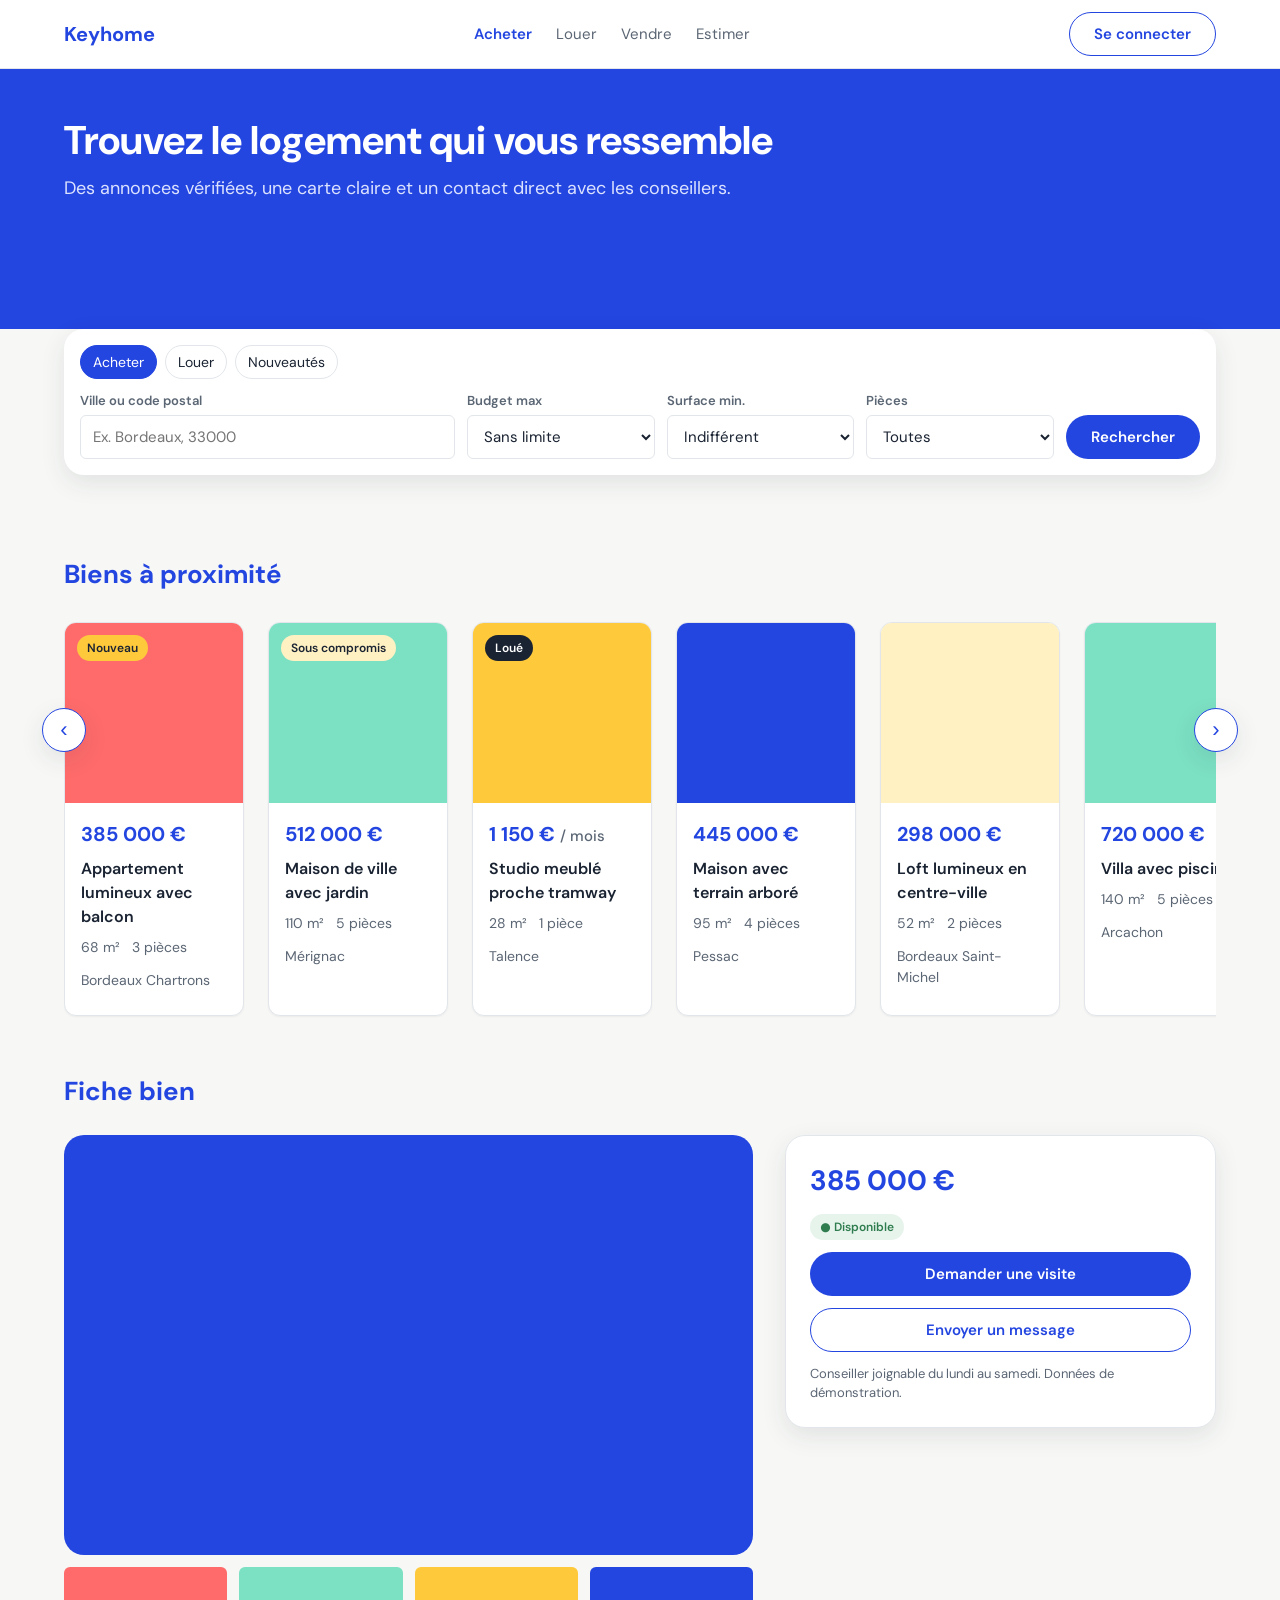
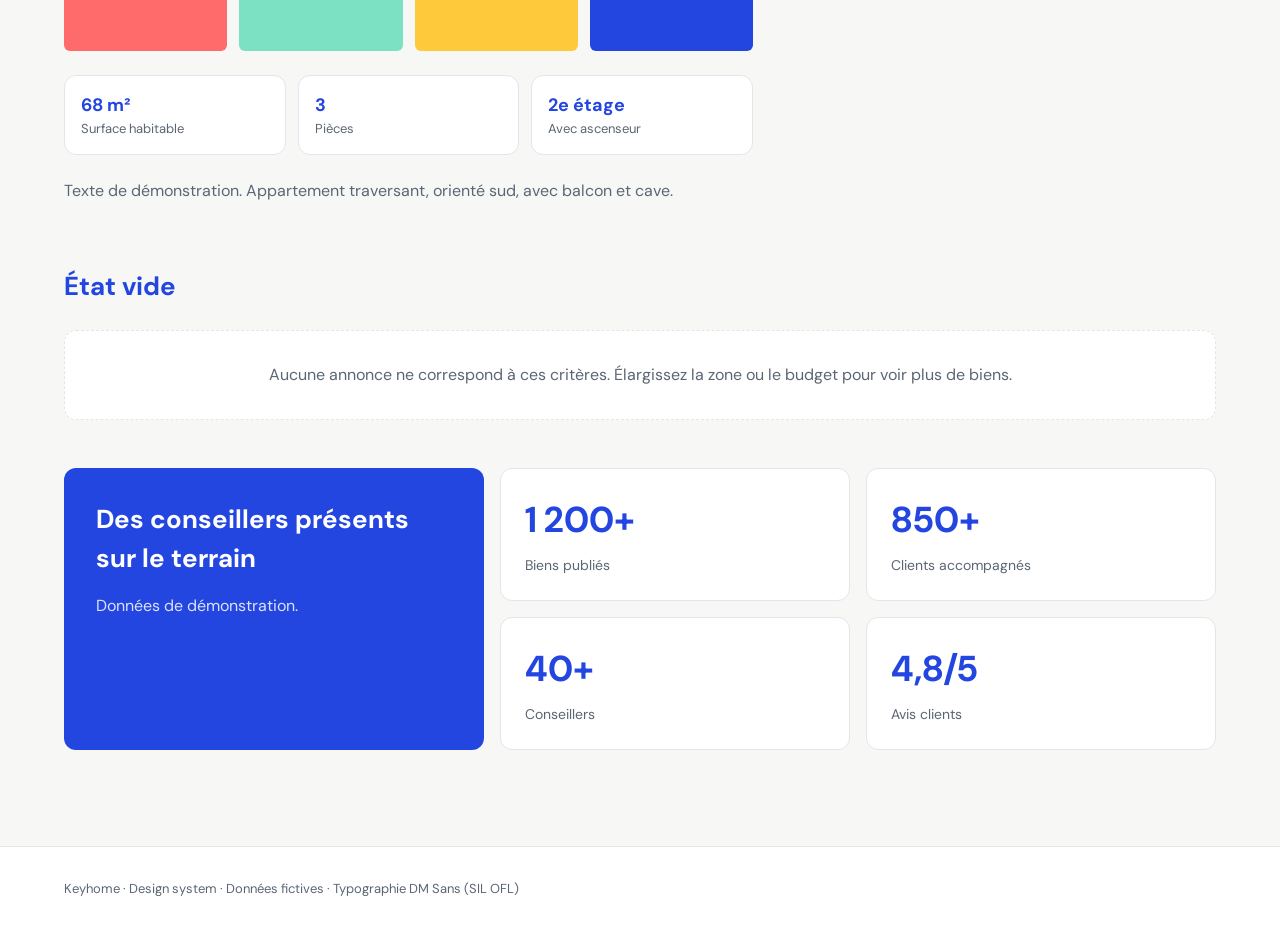
<file: index.html>
<!DOCTYPE html>
<html lang="fr">
<head>
<meta charset="UTF-8">
<meta name="viewport" content="width=device-width, initial-scale=1">
<title>Keyhome — Démo du design system</title>
<link rel="preconnect" href="https://fonts.gstatic.com" crossorigin>
<link href="https://fonts.googleapis.com/css2?family=DM+Sans:wght@400;500;600;700&display=swap" rel="stylesheet">
<link rel="stylesheet" href="../tokens/tokens.css">
<link rel="stylesheet" href="../components/navigation/styles.css">
<link rel="stylesheet" href="../components/button/styles.css">
<link rel="stylesheet" href="../components/input/styles.css">
<link rel="stylesheet" href="../components/search-bar/styles.css">
<link rel="stylesheet" href="../components/listing-card/styles.css">
<link rel="stylesheet" href="../components/status-badge/styles.css">
<link rel="stylesheet" href="../components/price-tag/styles.css">
<link rel="stylesheet" href="../components/property-detail/styles.css">
<link rel="stylesheet" href="../components/stats-block/styles.css">
<link rel="stylesheet" href="../components/contact-form/styles.css">
<link rel="stylesheet" href="../components/empty-state/styles.css">
<style>
  .kh-hero { background: var(--color-bg); padding-bottom: var(--space-8); }
  .kh-hero__band { background: var(--color-primary); height: 260px; }
  .kh-hero__content { max-width: 1200px; margin: 0 auto; padding: 0 var(--space-6); }
  .kh-hero h1 { font-size: var(--font-size-display); line-height: 1.15; color: #fff; margin: 0; padding-top: var(--space-12); }
  .kh-hero p { color: #DCE3FF; font-size: 18px; margin: var(--space-3) 0 0; }
  .kh-hero__search { margin-top: -70px; }
  .kh-wrap { max-width: 1200px; margin: 0 auto; padding: 0 var(--space-6); }
  .kh-section { padding: var(--space-12) 0; }
  .kh-section h2 { color: var(--color-primary); font-size: var(--font-size-xl); margin: 0 0 var(--space-6); }
  .kh-slider { position: relative; }
  .kh-track { display: flex; gap: var(--space-6); overflow-x: auto; scroll-snap-type: x mandatory; padding: 4px 4px 8px; scrollbar-width: none; }
  .kh-track::-webkit-scrollbar { display: none; }
  .kh-track > * { flex: 0 0 calc((100% - 5 * var(--space-6)) / 6); scroll-snap-align: start; min-width: 180px; }
  .kh-arrow { position: absolute; top: 90px; z-index: 3; width: 44px; height: 44px; border-radius: var(--radius-pill);
    border: 1px solid var(--color-primary); background: var(--color-surface); color: var(--color-primary); font-size: 22px; cursor: pointer; box-shadow: var(--shadow-md); }
  .kh-arrow:focus-visible { outline: var(--focus-ring); outline-offset: 2px; }
  .kh-arrow--prev { left: -22px; } .kh-arrow--next { right: -22px; }
  .kh-media-1 { background: var(--color-coral); } .kh-media-2 { background: var(--color-mint); }
  .kh-media-3 { background: var(--color-accent); } .kh-media-4 { background: var(--color-primary); }
  .kh-media-5 { background: var(--color-accent-soft); } .kh-media-6 { background: var(--color-mint); }
  .kh-footer { border-top: 1px solid var(--color-border); background: var(--color-surface); padding: var(--space-8) 0; margin-top: var(--space-12); font-size: var(--font-size-sm); color: var(--color-text-muted); }
  @media (max-width: 900px) { .kh-track > * { flex-basis: calc((100% - 2 * var(--space-6)) / 3); } .kh-arrow { display: none; } }
  @media (max-width: 600px) { .kh-track > * { flex-basis: calc((100% - var(--space-6)) / 2); } .kh-hero h1 { font-size: 30px; } }
</style>
</head>
<body>

<header class="kh-header">
  <div class="kh-header__inner">
    <a class="kh-logo" href="#accueil">Keyhome</a>
    <nav class="kh-nav" aria-label="Navigation principale">
      <a href="#acheter" aria-current="page">Acheter</a>
      <a href="#louer">Louer</a>
      <a href="#vendre">Vendre</a>
      <a href="#estimer">Estimer</a>
    </nav>
    <a class="kh-btn kh-btn--secondary" href="#connexion">Se connecter</a>
  </div>
</header>

<main>
  <section class="kh-hero" id="accueil">
    <div class="kh-hero__band"><div class="kh-hero__content">
      <h1>Trouvez le logement qui vous ressemble</h1>
      <p>Des annonces vérifiées, une carte claire et un contact direct avec les conseillers.</p>
    </div></div>
    <div class="kh-wrap kh-hero__search">
      <form class="kh-search" onsubmit="event.preventDefault()" aria-label="Recherche de biens">
        <div class="kh-chips" role="group" aria-label="Filtres rapides">
          <button class="kh-chip" type="button" aria-pressed="true">Acheter</button>
          <button class="kh-chip" type="button" aria-pressed="false">Louer</button>
          <button class="kh-chip" type="button" aria-pressed="false">Nouveautés</button>
        </div>
        <div class="kh-field-group">
          <label class="kh-field-label" for="city">Ville ou code postal</label>
          <input class="kh-field" id="city" type="text" placeholder="Ex. Bordeaux, 33000">
        </div>
        <div class="kh-field-group">
          <label class="kh-field-label" for="budget">Budget max</label>
          <select class="kh-field" id="budget"><option>Sans limite</option><option>300 000 €</option><option>500 000 €</option><option>800 000 €</option></select>
        </div>
        <div class="kh-field-group">
          <label class="kh-field-label" for="surface">Surface min.</label>
          <select class="kh-field" id="surface"><option>Indifférent</option><option>30 m²</option><option>60 m²</option><option>90 m²</option></select>
        </div>
        <div class="kh-field-group">
          <label class="kh-field-label" for="rooms">Pièces</label>
          <select class="kh-field" id="rooms"><option>Toutes</option><option>2 et plus</option><option>3 et plus</option><option>4 et plus</option></select>
        </div>
        <button class="kh-btn kh-btn--primary" type="submit">Rechercher</button>
      </form>
    </div>
  </section>

  <section class="kh-section" id="resultats">
    <div class="kh-wrap">
      <h2>Biens à proximité</h2>
      <div class="kh-slider">
        <button class="kh-arrow kh-arrow--prev" id="prev" type="button" aria-label="Biens précédents">‹</button>
        <button class="kh-arrow kh-arrow--next" id="next" type="button" aria-label="Biens suivants">›</button>
        <div class="kh-track" id="track">
          <a class="kh-card" href="#fiche">
            <div class="kh-card__media kh-media-1" role="img" aria-label="Visuel : appartement lumineux"><span class="kh-badge kh-badge--new" style="position:absolute;top:12px;left:12px">Nouveau</span></div>
            <div class="kh-card__body"><span class="kh-price">385 000 €</span><p class="kh-card__title">Appartement lumineux avec balcon</p><div class="kh-card__meta"><span>68 m²</span><span>3 pièces</span><span>Bordeaux Chartrons</span></div></div>
          </a>
          <a class="kh-card" href="#fiche">
            <div class="kh-card__media kh-media-2" role="img" aria-label="Visuel : maison de ville"><span class="kh-badge kh-badge--pending" style="position:absolute;top:12px;left:12px">Sous compromis</span></div>
            <div class="kh-card__body"><span class="kh-price">512 000 €</span><p class="kh-card__title">Maison de ville avec jardin</p><div class="kh-card__meta"><span>110 m²</span><span>5 pièces</span><span>Mérignac</span></div></div>
          </a>
          <a class="kh-card" href="#fiche">
            <div class="kh-card__media kh-media-3" role="img" aria-label="Visuel : studio"><span class="kh-badge kh-badge--rented" style="position:absolute;top:12px;left:12px">Loué</span></div>
            <div class="kh-card__body"><span class="kh-price">1 150 € <span class="kh-price__unit">/ mois</span></span><p class="kh-card__title">Studio meublé proche tramway</p><div class="kh-card__meta"><span>28 m²</span><span>1 pièce</span><span>Talence</span></div></div>
          </a>
          <a class="kh-card" href="#fiche">
            <div class="kh-card__media kh-media-4" role="img" aria-label="Visuel : maison avec terrain"></div>
            <div class="kh-card__body"><span class="kh-price">445 000 €</span><p class="kh-card__title">Maison avec terrain arboré</p><div class="kh-card__meta"><span>95 m²</span><span>4 pièces</span><span>Pessac</span></div></div>
          </a>
          <a class="kh-card" href="#fiche">
            <div class="kh-card__media kh-media-5" role="img" aria-label="Visuel : loft"></div>
            <div class="kh-card__body"><span class="kh-price">298 000 €</span><p class="kh-card__title">Loft lumineux en centre-ville</p><div class="kh-card__meta"><span>52 m²</span><span>2 pièces</span><span>Bordeaux Saint-Michel</span></div></div>
          </a>
          <a class="kh-card" href="#fiche">
            <div class="kh-card__media kh-media-6" role="img" aria-label="Visuel : villa"></div>
            <div class="kh-card__body"><span class="kh-price">720 000 €</span><p class="kh-card__title">Villa avec piscine</p><div class="kh-card__meta"><span>140 m²</span><span>5 pièces</span><span>Arcachon</span></div></div>
          </a>
        </div>
      </div>
    </div>
  </section>

  <section class="kh-section" id="fiche" style="padding-top:0">
    <div class="kh-wrap">
      <h2>Fiche bien</h2>
      <div class="kh-detail">
        <div>
          <div class="kh-gallery kh-media-4" role="img" aria-label="Visuel principal (aplat)"></div>
          <div class="kh-gallery-thumbs" aria-hidden="true"><div class="kh-thumb"></div><div class="kh-thumb" style="background:var(--color-mint)"></div><div class="kh-thumb" style="background:var(--color-accent)"></div><div class="kh-thumb" style="background:var(--color-primary)"></div></div>
          <div class="kh-facts">
            <div class="kh-fact"><div class="kh-fact__value">68 m²</div><div class="kh-fact__label">Surface habitable</div></div>
            <div class="kh-fact"><div class="kh-fact__value">3</div><div class="kh-fact__label">Pièces</div></div>
            <div class="kh-fact"><div class="kh-fact__value">2e étage</div><div class="kh-fact__label">Avec ascenseur</div></div>
          </div>
          <p style="color:var(--color-text-muted)">Texte de démonstration. Appartement traversant, orienté sud, avec balcon et cave.</p>
        </div>
        <aside class="kh-contact" aria-label="Contacter le conseiller">
          <span class="kh-price kh-price--lg">385 000 €</span>
          <span class="kh-badge kh-badge--available" style="align-self:flex-start">● Disponible</span>
          <button class="kh-btn kh-btn--primary kh-btn--block" type="button">Demander une visite</button>
          <button class="kh-btn kh-btn--secondary kh-btn--block" type="button">Envoyer un message</button>
          <p class="kh-contact__note">Conseiller joignable du lundi au samedi. Données de démonstration.</p>
        </aside>
      </div>
    </div>
  </section>

  <section class="kh-section" style="padding-top:0">
    <div class="kh-wrap">
      <h2>État vide</h2>
      <div class="kh-empty">Aucune annonce ne correspond à ces critères. Élargissez la zone ou le budget pour voir plus de biens.</div>
    </div>
  </section>

  <section class="kh-section" style="padding-top:0">
    <div class="kh-wrap kh-stats">
      <div class="kh-stats__intro"><h2 style="color:#fff;margin:0">Des conseillers présents sur le terrain</h2><p style="color:#DCE3FF">Données de démonstration.</p></div>
      <div class="kh-stat"><span class="kh-stat__num">1 200+</span><span class="kh-stat__label">Biens publiés</span></div>
      <div class="kh-stat"><span class="kh-stat__num">850+</span><span class="kh-stat__label">Clients accompagnés</span></div>
      <div class="kh-stat"><span class="kh-stat__num">40+</span><span class="kh-stat__label">Conseillers</span></div>
      <div class="kh-stat"><span class="kh-stat__num">4,8/5</span><span class="kh-stat__label">Avis clients</span></div>
    </div>
  </section>
</main>

<footer class="kh-footer"><div class="kh-wrap">Keyhome · Design system · Données fictives · Typographie DM Sans (SIL OFL)</div></footer>

<script>
(function () {
  var track = document.getElementById('track');
  function step() { var c = track.firstElementChild; return c ? c.getBoundingClientRect().width + 24 : 300; }
  document.getElementById('prev').addEventListener('click', function () { track.scrollBy({ left: -step(), behavior: 'smooth' }); });
  document.getElementById('next').addEventListener('click', function () { track.scrollBy({ left: step(), behavior: 'smooth' }); });
})();
</script>
</body>
</html>
</file>
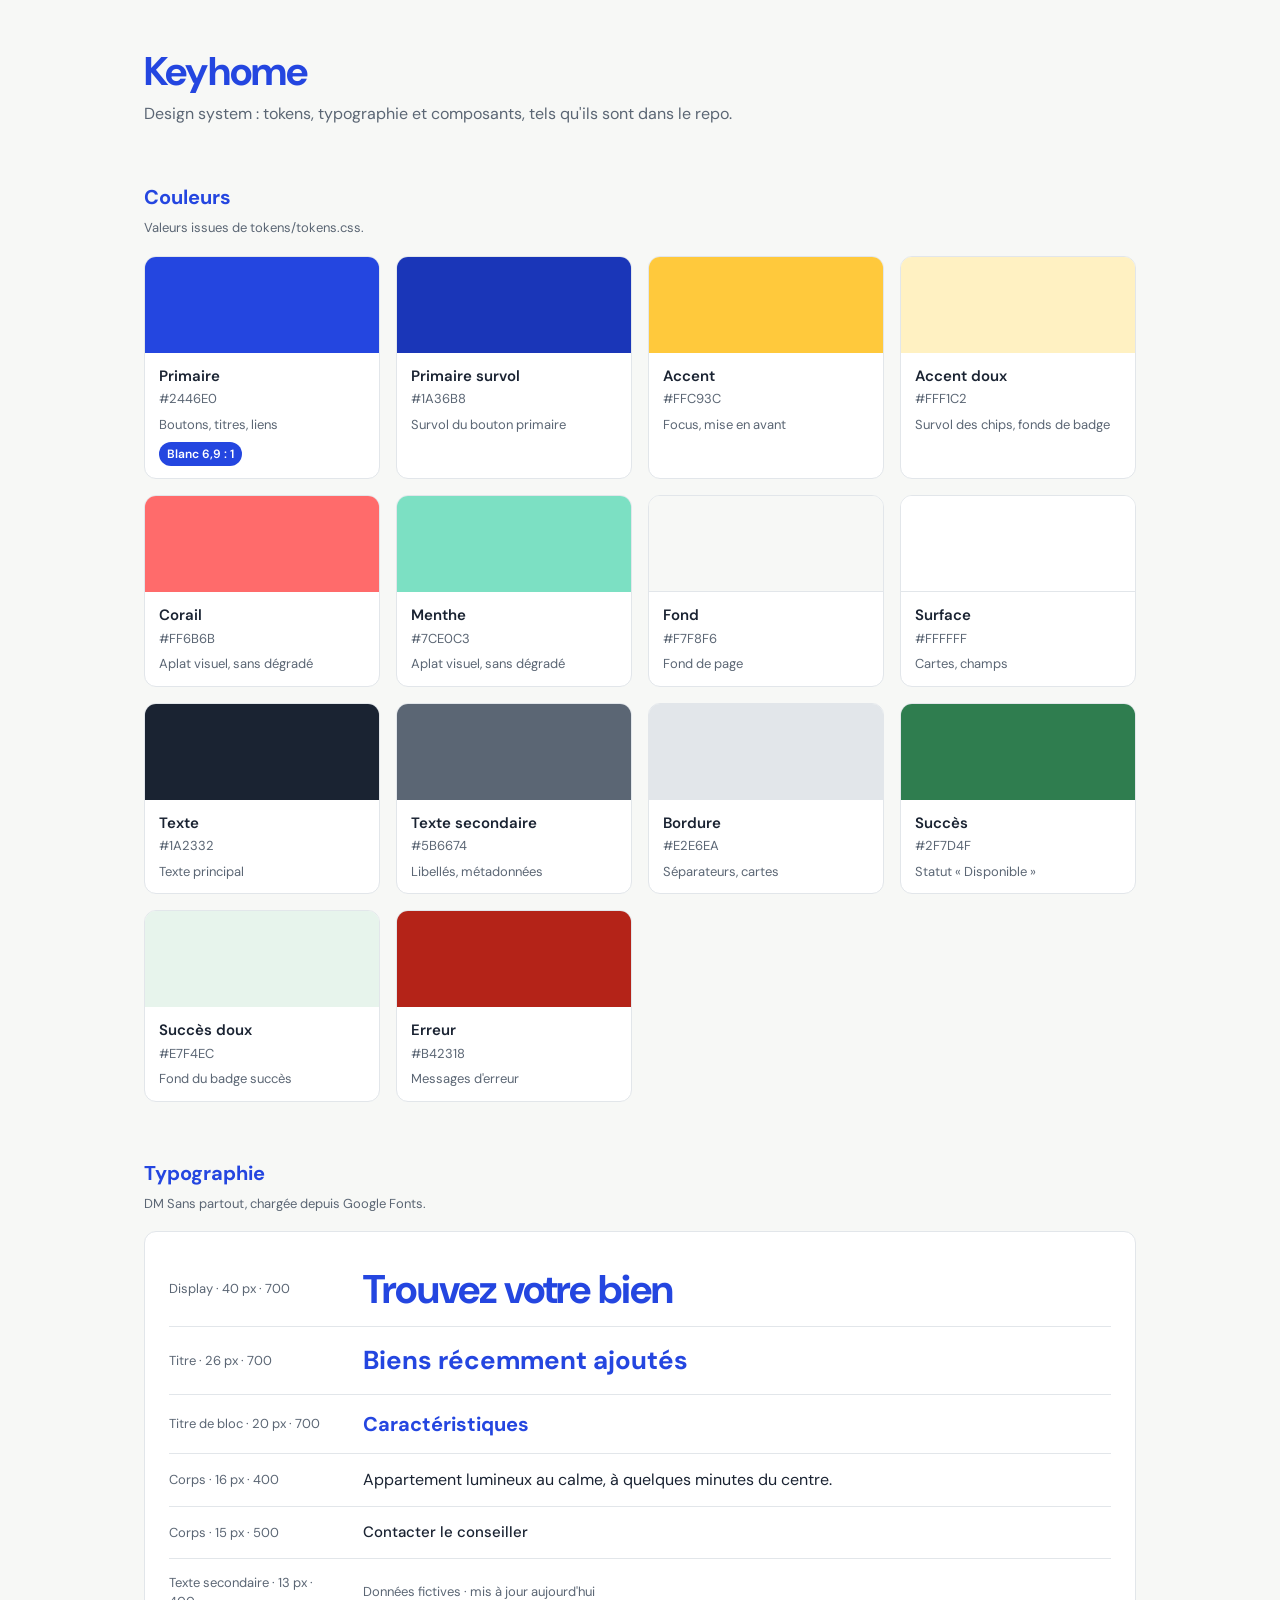
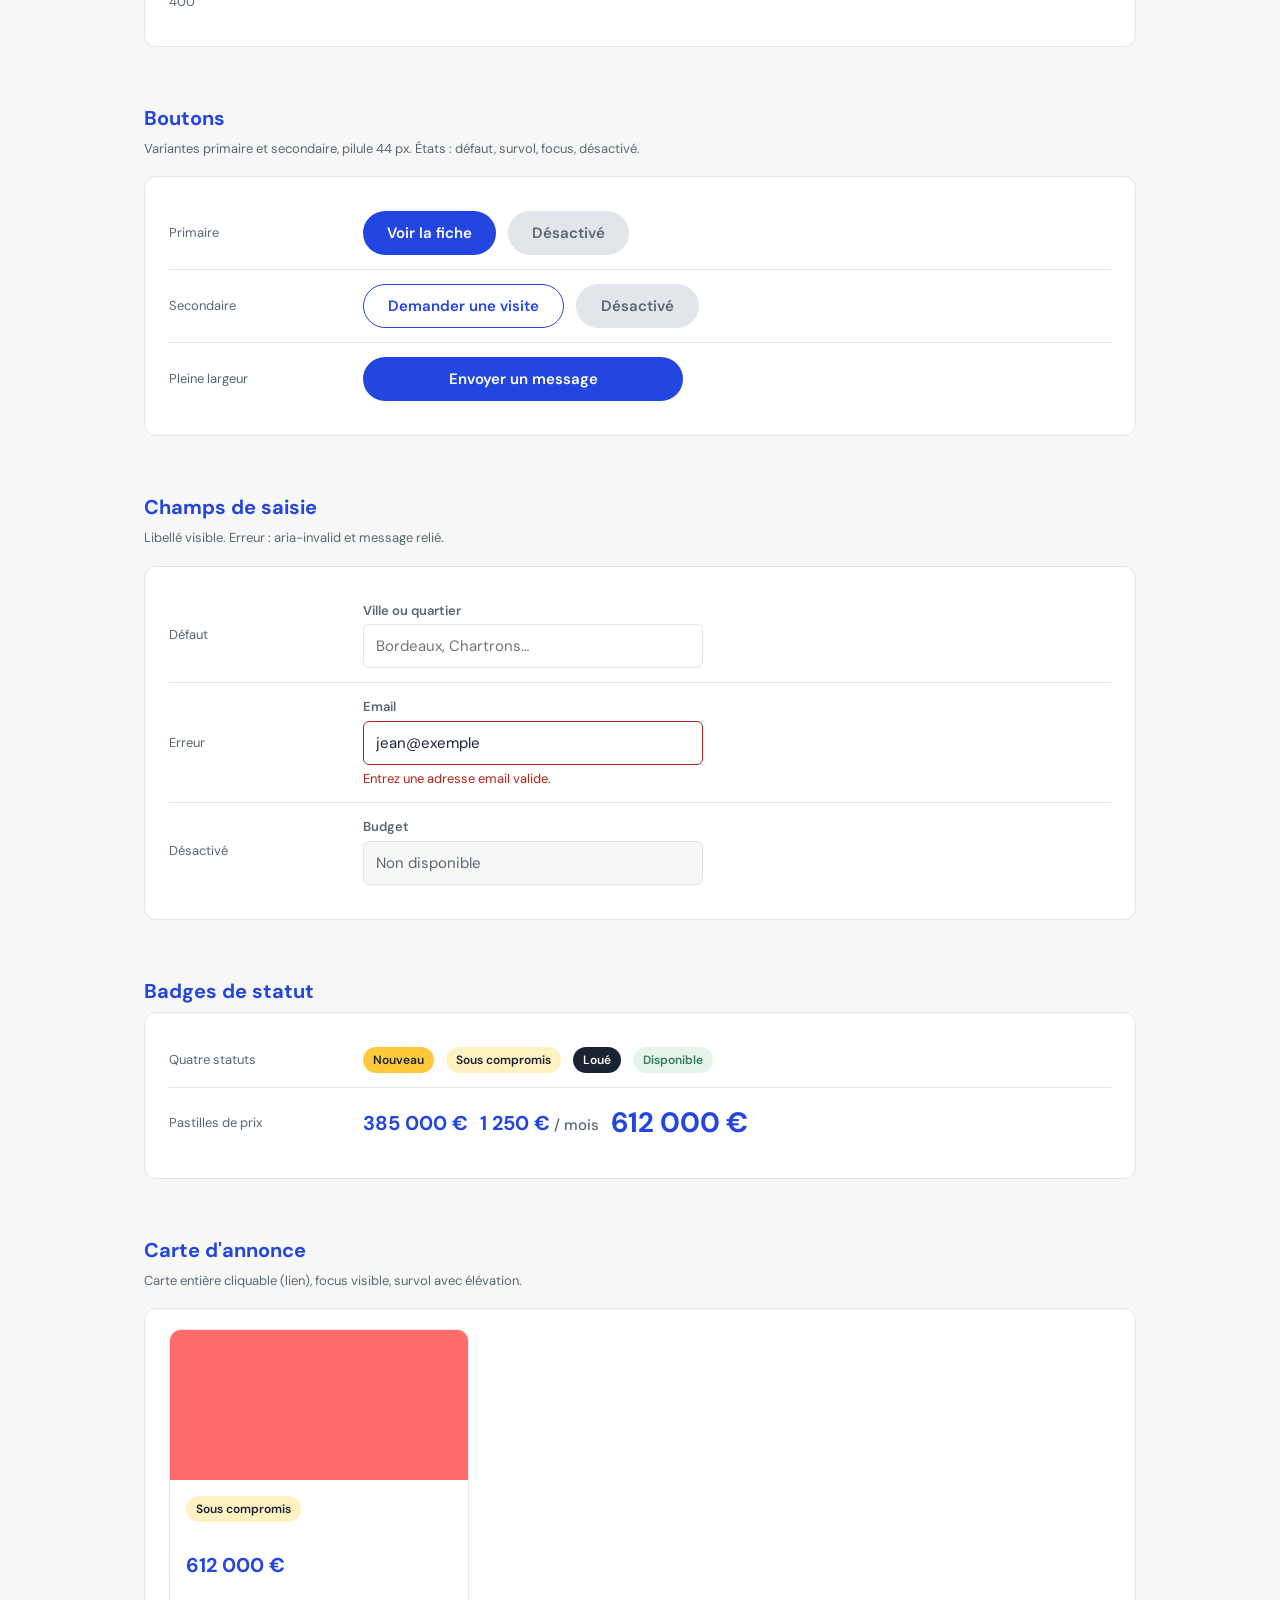
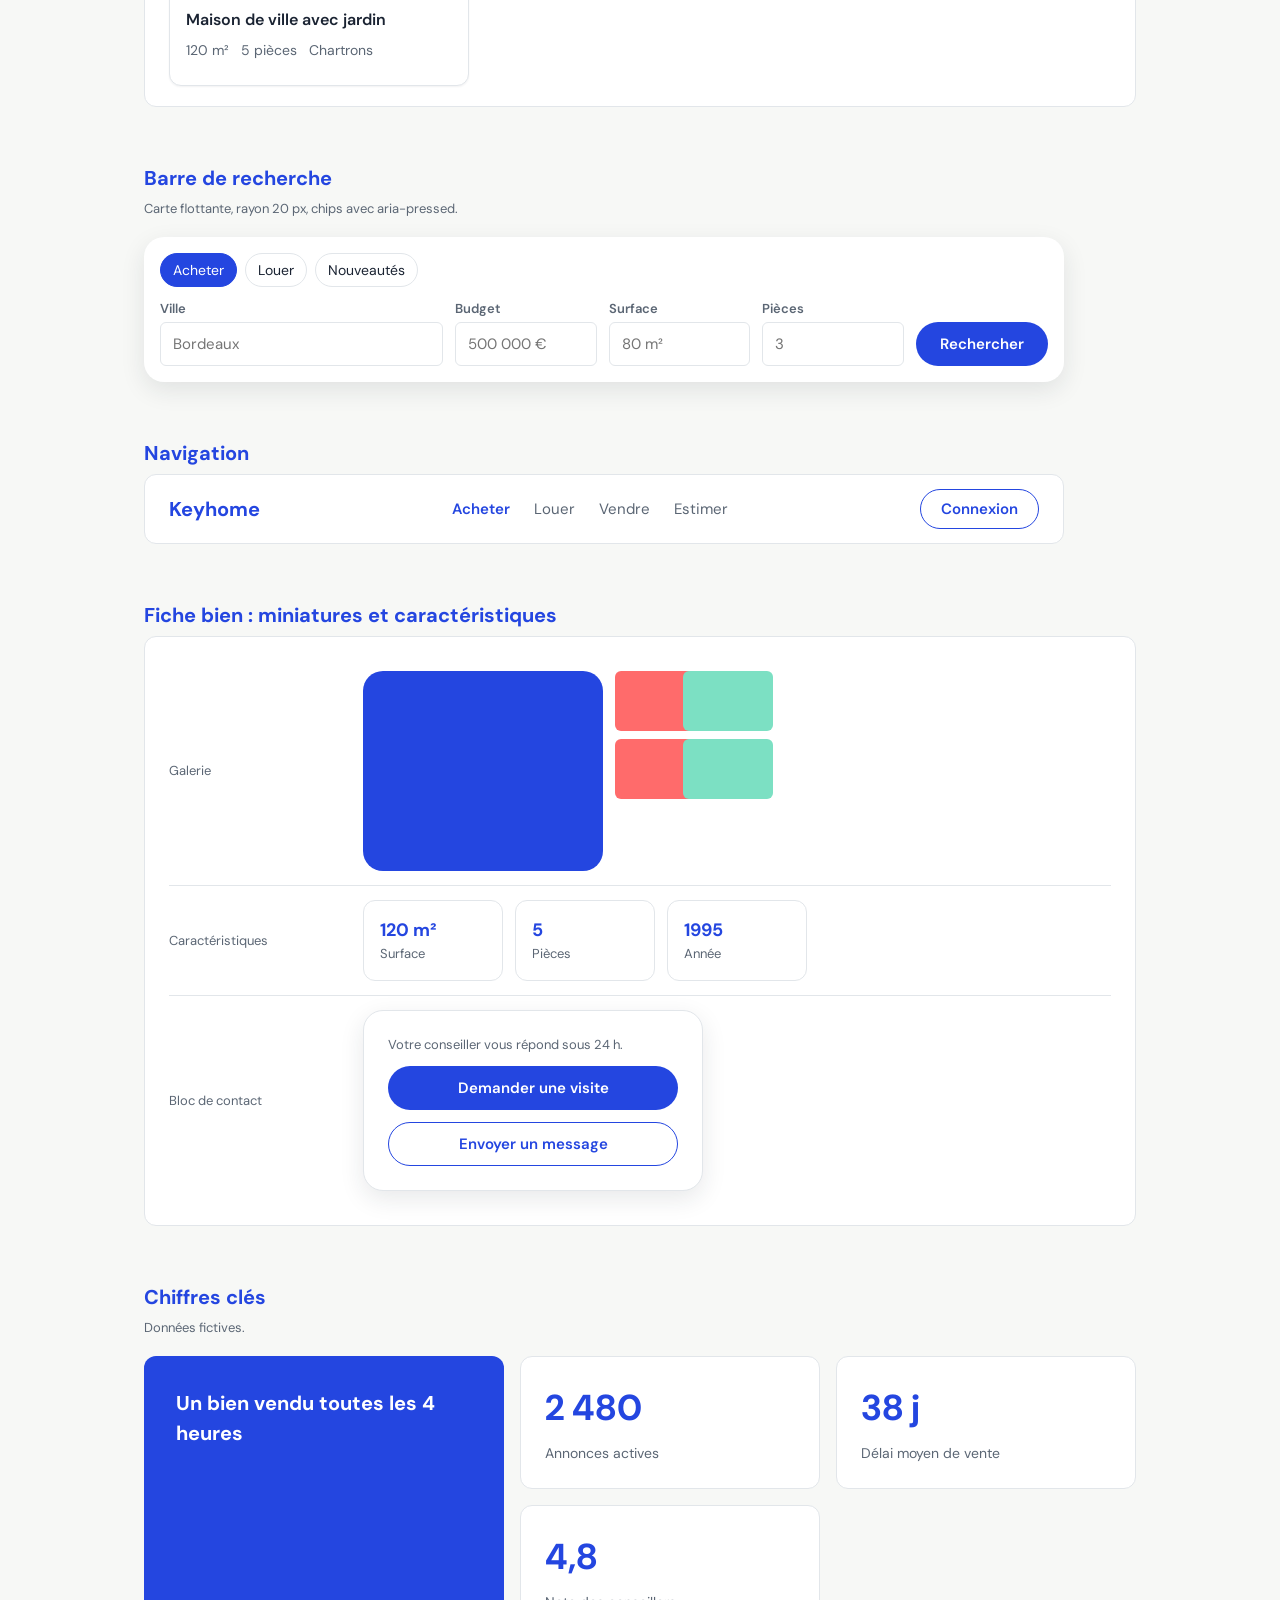
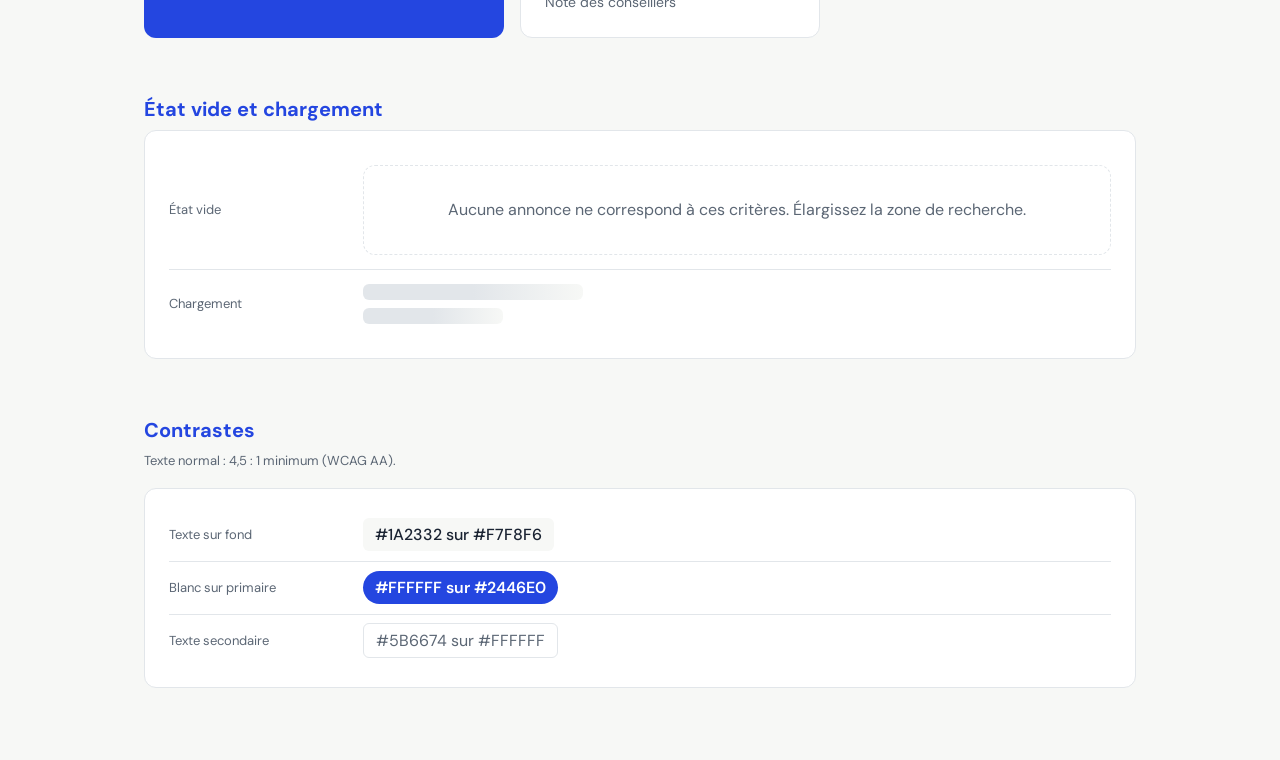
<file: demo/index.html>
<!DOCTYPE html>
<html lang="fr">
<head>
<meta charset="UTF-8">
<meta name="viewport" content="width=device-width, initial-scale=1">
<title>Keyhome — Design system (couleurs, typographie, composants)</title>
<link rel="preconnect" href="https://fonts.gstatic.com" crossorigin>
<link href="https://fonts.googleapis.com/css2?family=DM+Sans:wght@400;500;600;700&display=swap" rel="stylesheet">
<style>
  :root{
    --color-primary:#2446E0; --color-primary-hover:#1A36B8;
    --color-accent:#FFC93C; --color-accent-soft:#FFF1C2;
    --color-coral:#FF6B6B; --color-mint:#7CE0C3;
    --color-bg:#F7F8F6; --color-surface:#FFFFFF;
    --color-text:#1A2332; --color-text-muted:#5B6674;
    --color-border:#E2E6EA; --color-success:#2F7D4F;
    --color-success-soft:#E7F4EC; --color-error:#B42318;
    --font-family:"DM Sans", system-ui, -apple-system, "Segoe UI", sans-serif;
    --font-size-sm:13px; --font-size-md:15px; --font-size-base:16px; --font-size-lg:20px;
    --font-size-xl:26px; --font-size-display:40px;
    --space-1:4px; --space-2:8px; --space-3:12px; --space-4:16px; --space-6:24px; --space-8:32px; --space-12:48px;
    --radius-pill:999px; --radius-field:6px; --radius-card:12px; --radius-search:20px;
    --shadow-sm:0 1px 2px rgba(26,35,50,.06); --shadow-md:0 8px 24px rgba(26,35,50,.10);
    --focus-ring:3px solid var(--color-accent);
  }
  *{box-sizing:border-box}
  body{margin:0;font-family:var(--font-family);background:var(--color-bg);color:var(--color-text);line-height:1.5}
  .wrap{max-width:1040px;margin:0 auto;padding:48px 24px 72px}
  h1{font-size:40px;line-height:1.15;letter-spacing:-.02em;color:var(--color-primary);margin:0 0 8px;font-weight:700}
  .lead{color:var(--color-text-muted);font-size:16px;margin:0 0 40px}
  h2{font-size:20px;font-weight:700;color:var(--color-primary);margin:56px 0 6px}
  h3{font-size:15px;font-weight:600;margin:0 0 8px;color:var(--color-text)}
  .hint{font-size:13px;color:var(--color-text-muted);margin:0 0 18px}
  .grid{display:grid;grid-template-columns:repeat(auto-fill,minmax(200px,1fr));gap:16px}
  .swatch{background:var(--color-surface);border:1px solid var(--color-border);border-radius:var(--radius-card);overflow:hidden}
  .chip{height:96px}
  .meta{padding:12px 14px}
  .name{font-size:15px;font-weight:600;margin:0}
  .hex{font-size:13px;color:var(--color-text-muted);margin:2px 0 0;font-variant-numeric:tabular-nums}
  .role{font-size:13px;color:var(--color-text-muted);margin:6px 0 0}
  .contrast{display:inline-block;margin-top:8px;font-size:12px;font-weight:600;padding:3px 8px;border-radius:var(--radius-pill)}
  .card{background:var(--color-surface);border:1px solid var(--color-border);border-radius:var(--radius-card);padding:20px 24px}
  .spec{display:grid;grid-template-columns:170px 1fr;gap:12px 24px;align-items:center;padding:14px 0;border-bottom:1px solid var(--color-border)}
  .spec:last-child{border-bottom:0}
  .label{font-size:13px;color:var(--color-text-muted);font-variant-numeric:tabular-nums}
  .row{display:flex;flex-wrap:wrap;gap:var(--space-3);align-items:center}
  .block{display:flex;flex-direction:column;gap:var(--space-2)}
  .state{font-size:12px;color:var(--color-text-muted)}

  /* ===== Composants (copiés depuis components/*/styles.css) ===== */
  button.kh-btn, a.kh-btn { font-family: "DM Sans", system-ui, sans-serif; font-weight: 600; font-size: 15px; line-height: 1; border-radius: 999px; min-width: 128px; font-variant-ligatures: normal;
    display: inline-flex; align-items: center; justify-content: center; gap: var(--space-2);
    height: 44px; padding: 0 var(--space-6); border-radius: var(--radius-pill);
    border: 1px solid transparent; cursor: pointer; text-decoration: none;
    transition: background .15s, border-color .15s, color .15s; }
  .kh-btn--primary { background: var(--color-primary); color: #fff; }
  .kh-btn--primary:hover { background: var(--color-primary-hover); }
  .kh-btn--secondary { background: var(--color-surface); color: var(--color-primary); border-color: var(--color-primary); }
  .kh-btn--secondary:hover { background: var(--color-accent-soft); }
  .kh-btn:focus-visible { outline: var(--focus-ring); outline-offset: 2px; }
  .kh-btn:disabled, .kh-btn[aria-disabled="true"] { background: #E2E6EA; color: #5B6674; border-color: #E2E6EA; cursor: not-allowed; }
  .kh-btn--block { width: 100%; }

  .kh-field-group { display: flex; flex-direction: column; gap: var(--space-1); }
  .kh-field-label { font-size: var(--font-size-sm); font-weight: 600; color: var(--color-text-muted); }
  .kh-field { font-family: var(--font-family); font-size: var(--font-size-md); color: var(--color-text);
    height: 44px; padding: 0 var(--space-3); width: 100%;
    background: var(--color-surface); border: 1px solid var(--color-border); border-radius: var(--radius-field); }
  .kh-field:hover { border-color: var(--color-text-muted); }
  .kh-field:focus-visible { outline: var(--focus-ring); outline-offset: 0; border-color: var(--color-primary); }
  .kh-field:disabled { background: var(--color-bg); color: var(--color-text-muted); cursor: not-allowed; }
  .kh-field[aria-invalid="true"] { border-color: var(--color-error); }
  .kh-field-error { font-size: var(--font-size-sm); color: var(--color-error); }

  .kh-badge { display: inline-flex; align-items: center; gap: 6px; font-size: 12px; font-weight: 600;
    padding: 4px 10px; border-radius: var(--radius-pill); background: var(--color-surface); color: var(--color-primary); }
  .kh-badge--new { background: var(--color-accent); color: var(--color-text); }
  .kh-badge--pending { background: var(--color-accent-soft); color: var(--color-text); }
  .kh-badge--rented { background: var(--color-text); color: #fff; }
  .kh-badge--available { background: var(--color-success-soft); color: var(--color-success); }

  .kh-price { font-size: var(--font-size-lg); font-weight: 700; color: var(--color-primary); }
  .kh-price--lg { font-size: 28px; }
  .kh-price__unit { font-size: var(--font-size-md); font-weight: 500; color: var(--color-text-muted); }

  .kh-card { background: var(--color-surface); border: 1px solid var(--color-border); border-radius: var(--radius-card);
    box-shadow: var(--shadow-sm); overflow: hidden; color: inherit; text-decoration: none;
    display: flex; flex-direction: column; transition: box-shadow .2s, transform .2s; max-width: 300px; }
  .kh-card:hover { box-shadow: var(--shadow-md); transform: translateY(-2px); }
  .kh-card:focus-visible { outline: var(--focus-ring); outline-offset: 2px; }
  .kh-card__media { position: relative; height: 150px; }
  .kh-card__body { padding: var(--space-4) var(--space-4) var(--space-6); display: flex; flex-direction: column; gap: var(--space-2); }
  .kh-card__title { font-size: 16px; font-weight: 600; margin: 0; }
  .kh-card__meta { font-size: 14px; color: var(--color-text-muted); display: flex; gap: var(--space-3); flex-wrap: wrap; }

  .kh-search { position: relative; background: var(--color-surface); border-radius: var(--radius-search);
    box-shadow: var(--shadow-md); padding: var(--space-4); display: grid;
    grid-template-columns: 2fr 1fr 1fr 1fr auto; gap: var(--space-3); align-items: end; }
  .kh-chips { grid-column: 1 / -1; display: flex; gap: var(--space-2); flex-wrap: wrap; }
  .kh-chip { font-family: var(--font-family); height: 34px; padding: 0 var(--space-3); border-radius: var(--radius-pill);
    border: 1px solid var(--color-border); background: var(--color-surface); font-size: 14px; color: var(--color-text); cursor: pointer; }
  .kh-chip:hover { background: var(--color-accent-soft); }
  .kh-chip[aria-pressed="true"] { background: var(--color-primary); border-color: var(--color-primary); color: #fff; }
  .kh-chip:focus-visible { outline: var(--focus-ring); outline-offset: 2px; }

  .kh-header { background: var(--color-surface); border: 1px solid var(--color-border); border-radius: var(--radius-card); }
  .kh-header__inner { display: flex; align-items: center; justify-content: space-between; height: 68px; padding: 0 var(--space-6); }
  .kh-logo { font-weight: 700; font-size: 20px; color: var(--color-primary); text-decoration: none; }
  .kh-nav { display: flex; gap: var(--space-6); font-size: var(--font-size-md); }
  .kh-nav a { color: var(--color-text-muted); text-decoration: none; }
  .kh-nav a[aria-current="page"] { color: var(--color-primary); font-weight: 600; }
  .kh-nav a:focus-visible, .kh-logo:focus-visible { outline: var(--focus-ring); outline-offset: 2px; }

  .kh-empty { background: var(--color-surface); border: 1px dashed var(--color-border); border-radius: var(--radius-card);
    padding: var(--space-8); text-align: center; color: var(--color-text-muted); }

  .kh-skeleton { background: linear-gradient(90deg, #E2E6EA 25%, #F7F8F6 50%, #E2E6EA 75%); background-size: 200% 100%; border-radius: var(--radius-field); height: 16px; width: 220px; }
  @media (prefers-reduced-motion: no-preference) { .kh-skeleton { animation: kh-shimmer 1.2s linear infinite; } }
  @keyframes kh-shimmer { from { background-position: 200% 0; } to { background-position: -200% 0; } }

  .kh-stats { display: grid; grid-template-columns: 1.2fr 1fr 1fr; gap: var(--space-4); }
  .kh-stats__intro { grid-row: span 2; background: var(--color-primary); color: #fff; border-radius: var(--radius-card); padding: var(--space-8); }
  .kh-stat { background: var(--color-surface); border: 1px solid var(--color-border); border-radius: var(--radius-card); padding: var(--space-6); display: flex; flex-direction: column; gap: var(--space-2); }
  .kh-stat__num { font-size: 36px; font-weight: 700; color: var(--color-primary); }
  .kh-stat__label { font-size: 14px; color: var(--color-text-muted); }

  .kh-contact { background: var(--color-surface); border: 1px solid var(--color-border);
    border-radius: 20px; padding: var(--space-6); box-shadow: var(--shadow-md); display: flex; flex-direction: column; gap: var(--space-3); max-width: 340px; }
  .kh-contact__note { font-size: var(--font-size-sm); color: var(--color-text-muted); margin: 0; }

  .kh-fact { background: var(--color-surface); border: 1px solid var(--color-border); border-radius: var(--radius-card); padding: var(--space-4); }
  .kh-fact__value { font-size: 18px; font-weight: 700; color: var(--color-primary); }
  .kh-fact__label { font-size: var(--font-size-sm); color: var(--color-text-muted); }
  .kh-thumb { height: 60px; width: 90px; border-radius: var(--radius-field); background: var(--color-coral); }

  .kh-gal { display: flex; gap: var(--space-3); align-items: stretch; }
  .kh-gallery { height: 200px; width: 240px; border-radius: 20px; background: var(--color-primary); }
  .kh-gallery-thumbs { display: grid; grid-template-columns: repeat(2, 60px); gap: var(--space-2); align-content: start; }
  .kh-thumb--mint { background: var(--color-mint); }

  .kh-btn { font-family: "DM Sans", system-ui, sans-serif !important; }
  button.kh-btn { -webkit-appearance: none; appearance: none; border-radius: 999px !important; border: 1px solid transparent !important; box-shadow: none; }
  .kh-btn--primary { background: #2446E0 !important; color: #FFFFFF !important; border-color: #2446E0 !important; }
  .kh-btn--secondary { background: #FFFFFF !important; color: #2446E0 !important; border-color: #2446E0 !important; }
  .kh-search .kh-btn { border-radius: 999px !important; min-height: 44px; }
  @media (max-width: 640px) { h1{font-size:30px} .spec{grid-template-columns:1fr} }
</style>
</head>
<body>
<main class="wrap">
  <h1>Keyhome</h1>
  <p class="lead">Design system : tokens, typographie et composants, tels qu'ils sont dans le repo.</p>

  <h2>Couleurs</h2>
  <p class="hint">Valeurs issues de tokens/tokens.css.</p>
  <div class="grid">
    <div class="swatch"><div class="chip" style="background:#2446E0"></div><div class="meta"><p class="name">Primaire</p><p class="hex">#2446E0</p><p class="role">Boutons, titres, liens</p><span class="contrast" style="background:#2446E0;color:#fff">Blanc 6,9 : 1</span></div></div>
    <div class="swatch"><div class="chip" style="background:#1A36B8"></div><div class="meta"><p class="name">Primaire survol</p><p class="hex">#1A36B8</p><p class="role">Survol du bouton primaire</p></div></div>
    <div class="swatch"><div class="chip" style="background:#FFC93C"></div><div class="meta"><p class="name">Accent</p><p class="hex">#FFC93C</p><p class="role">Focus, mise en avant</p></div></div>
    <div class="swatch"><div class="chip" style="background:#FFF1C2"></div><div class="meta"><p class="name">Accent doux</p><p class="hex">#FFF1C2</p><p class="role">Survol des chips, fonds de badge</p></div></div>
    <div class="swatch"><div class="chip" style="background:#FF6B6B"></div><div class="meta"><p class="name">Corail</p><p class="hex">#FF6B6B</p><p class="role">Aplat visuel, sans dégradé</p></div></div>
    <div class="swatch"><div class="chip" style="background:#7CE0C3"></div><div class="meta"><p class="name">Menthe</p><p class="hex">#7CE0C3</p><p class="role">Aplat visuel, sans dégradé</p></div></div>
    <div class="swatch"><div class="chip" style="background:#F7F8F6;border-bottom:1px solid #E2E6EA"></div><div class="meta"><p class="name">Fond</p><p class="hex">#F7F8F6</p><p class="role">Fond de page</p></div></div>
    <div class="swatch"><div class="chip" style="background:#FFFFFF;border-bottom:1px solid #E2E6EA"></div><div class="meta"><p class="name">Surface</p><p class="hex">#FFFFFF</p><p class="role">Cartes, champs</p></div></div>
    <div class="swatch"><div class="chip" style="background:#1A2332"></div><div class="meta"><p class="name">Texte</p><p class="hex">#1A2332</p><p class="role">Texte principal</p></div></div>
    <div class="swatch"><div class="chip" style="background:#5B6674"></div><div class="meta"><p class="name">Texte secondaire</p><p class="hex">#5B6674</p><p class="role">Libellés, métadonnées</p></div></div>
    <div class="swatch"><div class="chip" style="background:#E2E6EA"></div><div class="meta"><p class="name">Bordure</p><p class="hex">#E2E6EA</p><p class="role">Séparateurs, cartes</p></div></div>
    <div class="swatch"><div class="chip" style="background:#2F7D4F"></div><div class="meta"><p class="name">Succès</p><p class="hex">#2F7D4F</p><p class="role">Statut « Disponible »</p></div></div>
    <div class="swatch"><div class="chip" style="background:#E7F4EC"></div><div class="meta"><p class="name">Succès doux</p><p class="hex">#E7F4EC</p><p class="role">Fond du badge succès</p></div></div>
    <div class="swatch"><div class="chip" style="background:#B42318"></div><div class="meta"><p class="name">Erreur</p><p class="hex">#B42318</p><p class="role">Messages d'erreur</p></div></div>
  </div>

  <h2>Typographie</h2>
  <p class="hint">DM Sans partout, chargée depuis Google Fonts.</p>
  <div class="card">
    <div class="spec"><div class="label">Display · 40 px · 700</div><div style="font-size:40px;font-weight:700;letter-spacing:-.02em;line-height:1.15;color:#2446E0">Trouvez votre bien</div></div>
    <div class="spec"><div class="label">Titre · 26 px · 700</div><div style="font-size:26px;font-weight:700;color:#2446E0">Biens récemment ajoutés</div></div>
    <div class="spec"><div class="label">Titre de bloc · 20 px · 700</div><div style="font-size:20px;font-weight:700;color:#2446E0">Caractéristiques</div></div>
    <div class="spec"><div class="label">Corps · 16 px · 400</div><div style="font-size:16px">Appartement lumineux au calme, à quelques minutes du centre.</div></div>
    <div class="spec"><div class="label">Corps · 15 px · 500</div><div style="font-size:15px;font-weight:500">Contacter le conseiller</div></div>
    <div class="spec"><div class="label">Texte secondaire · 13 px · 400</div><div style="font-size:13px;color:#5B6674">Données fictives · mis à jour aujourd'hui</div></div>
  </div>

  <h2>Boutons</h2>
  <p class="hint">Variantes primaire et secondaire, pilule 44 px. États : défaut, survol, focus, désactivé.</p>
  <div class="card">
    <div class="spec"><div class="label">Primaire</div><div class="row"><button style="font-family:'DM Sans',sans-serif;font-weight:600;font-size:15px;height:44px;padding:0 24px;border-radius:999px;border:0;background:#2446E0;color:#FFFFFF;cursor:pointer;display:inline-flex;align-items:center;justify-content:center">Voir la fiche</button><button disabled style="font-family:'DM Sans',sans-serif;font-weight:600;font-size:15px;height:44px;padding:0 24px;border-radius:999px;border:0;background:#E2E6EA;color:#5B6674;cursor:not-allowed;display:inline-flex;align-items:center;justify-content:center">Désactivé</button></div></div>
    <div class="spec"><div class="label">Secondaire</div><div class="row"><button style="font-family:'DM Sans',sans-serif;font-weight:600;font-size:15px;height:44px;padding:0 24px;border-radius:999px;border:1px solid #2446E0;background:#FFFFFF;color:#2446E0;cursor:pointer;display:inline-flex;align-items:center;justify-content:center">Demander une visite</button><button disabled style="font-family:'DM Sans',sans-serif;font-weight:600;font-size:15px;height:44px;padding:0 24px;border-radius:999px;border:1px solid #E2E6EA;background:#E2E6EA;color:#5B6674;cursor:not-allowed;display:inline-flex;align-items:center;justify-content:center">Désactivé</button></div></div>
    <div class="spec"><div class="label">Pleine largeur</div><div style="max-width:320px"><button style="font-family:'DM Sans',sans-serif;font-weight:600;font-size:15px;height:44px;padding:0 24px;border-radius:999px;border:0;background:#2446E0;color:#FFFFFF;cursor:pointer;display:flex;align-items:center;justify-content:center;width:100%">Envoyer un message</button></div></div>
  </div>

  <h2>Champs de saisie</h2>
  <p class="hint">Libellé visible. Erreur : aria-invalid et message relié.</p>
  <div class="card">
    <div class="spec"><div class="label">Défaut</div><div class="kh-field-group" style="max-width:340px"><label class="kh-field-label" for="f1">Ville ou quartier</label><input class="kh-field" id="f1" placeholder="Bordeaux, Chartrons…"></div></div>
    <div class="spec"><div class="label">Erreur</div><div class="kh-field-group" style="max-width:340px"><label class="kh-field-label" for="f2">Email</label><input class="kh-field" id="f2" aria-invalid="true" aria-describedby="e2" value="jean@exemple"><span class="kh-field-error" id="e2">Entrez une adresse email valide.</span></div></div>
    <div class="spec"><div class="label">Désactivé</div><div class="kh-field-group" style="max-width:340px"><label class="kh-field-label" for="f3">Budget</label><input class="kh-field" id="f3" disabled value="Non disponible"></div></div>
  </div>

  <h2>Badges de statut</h2>
  <div class="card">
    <div class="spec"><div class="label">Quatre statuts</div><div class="row"><span class="kh-badge kh-badge--new">Nouveau</span><span class="kh-badge kh-badge--pending">Sous compromis</span><span class="kh-badge kh-badge--rented">Loué</span><span class="kh-badge kh-badge--available">Disponible</span></div></div>
    <div class="spec"><div class="label">Pastilles de prix</div><div class="row"><span class="kh-price">385 000 €</span><span class="kh-price">1 250 €<span class="kh-price__unit"> / mois</span></span><span class="kh-price kh-price--lg">612 000 €</span></div></div>
  </div>

  <h2>Carte d'annonce</h2>
  <p class="hint">Carte entière cliquable (lien), focus visible, survol avec élévation.</p>
  <div class="card">
    <a class="kh-card" href="#" aria-label="Maison de ville, 612 000 euros">
      <div class="kh-card__media" style="background:#FF6B6B"></div>
      <div class="kh-card__body">
        <span class="kh-badge kh-badge--pending" style="align-self:flex-start">Sous compromis</span>
        <p class="kh-price">612 000 €</p>
        <p class="kh-card__title">Maison de ville avec jardin</p>
        <div class="kh-card__meta"><span>120 m²</span><span>5 pièces</span><span>Chartrons</span></div>
      </div>
    </a>
  </div>

  <h2>Barre de recherche</h2>
  <p class="hint">Carte flottante, rayon 20 px, chips avec aria-pressed.</p>
  <div class="kh-search" style="max-width:920px">
    <div class="kh-chips">
      <button class="kh-chip" aria-pressed="true">Acheter</button>
      <button class="kh-chip" aria-pressed="false">Louer</button>
      <button class="kh-chip" aria-pressed="false">Nouveautés</button>
    </div>
    <div class="kh-field-group"><label class="kh-field-label">Ville</label><input class="kh-field" placeholder="Bordeaux"></div>
    <div class="kh-field-group"><label class="kh-field-label">Budget</label><input class="kh-field" placeholder="500 000 €"></div>
    <div class="kh-field-group"><label class="kh-field-label">Surface</label><input class="kh-field" placeholder="80 m²"></div>
    <div class="kh-field-group"><label class="kh-field-label">Pièces</label><input class="kh-field" placeholder="3"></div>
    <button style="font-family:'DM Sans',sans-serif;font-weight:600;font-size:15px;height:44px;padding:0 24px;border-radius:999px;border:0;background:#2446E0;color:#FFFFFF;cursor:pointer;display:inline-flex;align-items:center;justify-content:center">Rechercher</button>
  </div>

  <h2>Navigation</h2>
  <div class="kh-header" style="max-width:920px">
    <div class="kh-header__inner">
      <a class="kh-logo" href="#">Keyhome</a>
      <nav class="kh-nav"><a href="#" aria-current="page">Acheter</a><a href="#">Louer</a><a href="#">Vendre</a><a href="#">Estimer</a></nav>
      <button style="font-family:'DM Sans',sans-serif;font-weight:600;font-size:15px;height:40px;padding:0 20px;border-radius:999px;border:1px solid #2446E0;background:#FFFFFF;color:#2446E0;cursor:pointer">Connexion</button>
    </div>
  </div>

  <h2>Fiche bien : miniatures et caractéristiques</h2>
  <div class="card">
    <div class="spec"><div class="label">Galerie</div><div class="kh-gal"><div class="kh-gallery"></div><div class="kh-gallery-thumbs"><div class="kh-thumb"></div><div class="kh-thumb kh-thumb--mint"></div><div class="kh-thumb"></div><div class="kh-thumb kh-thumb--mint"></div></div></div></div>
    <div class="spec"><div class="label">Caractéristiques</div><div class="row"><div class="kh-fact" style="min-width:140px"><div class="kh-fact__value">120 m²</div><div class="kh-fact__label">Surface</div></div><div class="kh-fact" style="min-width:140px"><div class="kh-fact__value">5</div><div class="kh-fact__label">Pièces</div></div><div class="kh-fact" style="min-width:140px"><div class="kh-fact__value">1995</div><div class="kh-fact__label">Année</div></div></div></div>
    <div class="spec"><div class="label">Bloc de contact</div><div class="kh-contact">
      <p class="kh-contact__note">Votre conseiller vous répond sous 24 h.</p>
      <button style="font-family:'DM Sans',sans-serif;font-weight:600;font-size:15px;height:44px;padding:0 24px;border-radius:999px;border:0;background:#2446E0;color:#FFFFFF;cursor:pointer;display:flex;align-items:center;justify-content:center;width:100%">Demander une visite</button>
      <button style="font-family:'DM Sans',sans-serif;font-weight:600;font-size:15px;height:44px;padding:0 24px;border-radius:999px;border:1px solid #2446E0;background:#FFFFFF;color:#2446E0;cursor:pointer;display:flex;align-items:center;justify-content:center;width:100%">Envoyer un message</button>
    </div></div>
  </div>

  <h2>Chiffres clés</h2>
  <p class="hint">Données fictives.</p>
  <div class="kh-stats">
    <div class="kh-stats__intro"><p style="margin:0;font-size:20px;font-weight:700">Un bien vendu toutes les 4 heures</p></div>
    <div class="kh-stat"><div class="kh-stat__num">2 480</div><div class="kh-stat__label">Annonces actives</div></div>
    <div class="kh-stat"><div class="kh-stat__num">38 j</div><div class="kh-stat__label">Délai moyen de vente</div></div>
    <div class="kh-stat"><div class="kh-stat__num">4,8</div><div class="kh-stat__label">Note des conseillers</div></div>
  </div>

  <h2>État vide et chargement</h2>
  <div class="card">
    <div class="spec"><div class="label">État vide</div><div class="kh-empty" style="width:100%">Aucune annonce ne correspond à ces critères. Élargissez la zone de recherche.</div></div>
    <div class="spec"><div class="label">Chargement</div><div class="block"><div class="kh-skeleton"></div><div class="kh-skeleton" style="width:140px"></div></div></div>
  </div>

  <h2>Contrastes</h2>
  <p class="hint">Texte normal : 4,5 : 1 minimum (WCAG AA).</p>
  <div class="card">
    <div class="spec"><div class="label">Texte sur fond</div><div><span style="padding:6px 12px;border-radius:6px;background:#F7F8F6;color:#1A2332;font-weight:500">#1A2332 sur #F7F8F6</span></div></div>
    <div class="spec"><div class="label">Blanc sur primaire</div><div><span style="padding:6px 12px;border-radius:999px;background:#2446E0;color:#fff;font-weight:600">#FFFFFF sur #2446E0</span></div></div>
    <div class="spec"><div class="label">Texte secondaire</div><div><span style="padding:6px 12px;border-radius:6px;background:#FFFFFF;color:#5B6674;border:1px solid #E2E6EA">#5B6674 sur #FFFFFF</span></div></div>
  </div>
</main>
</body>
</html>
</file>
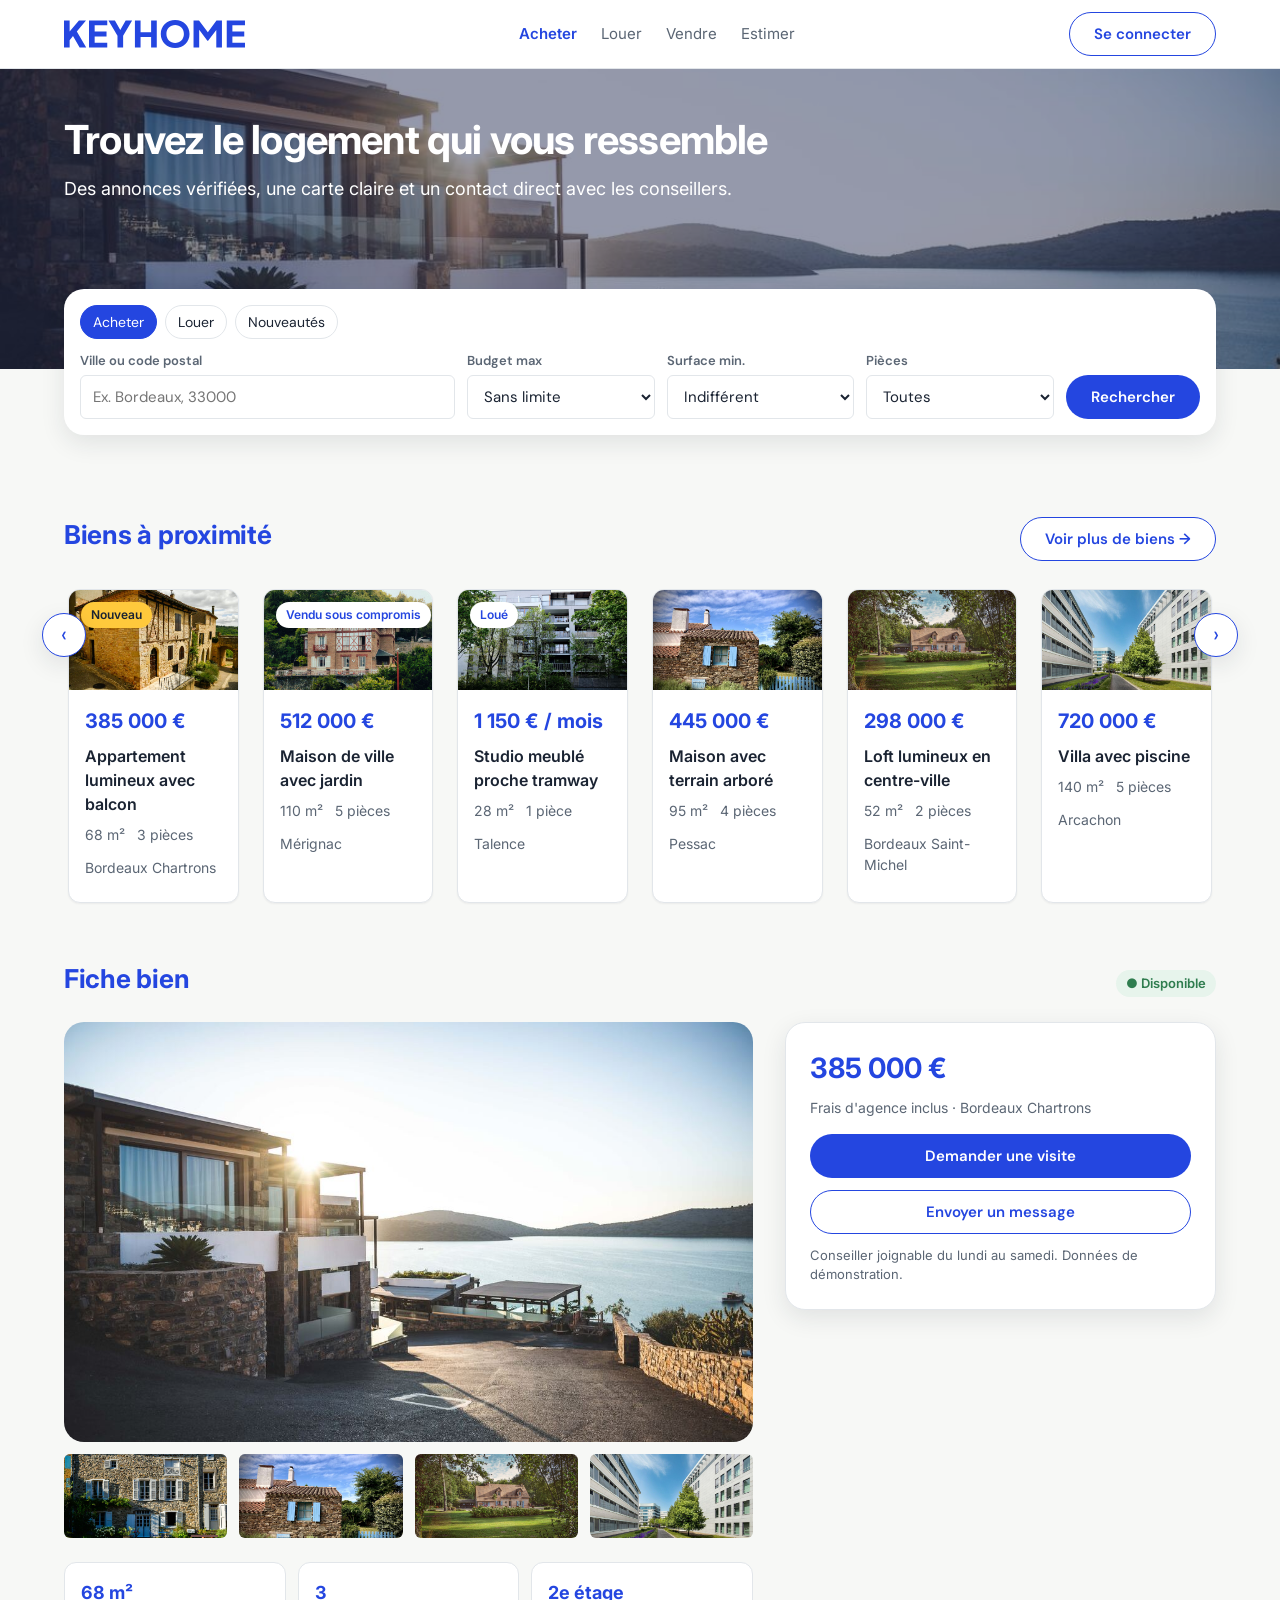
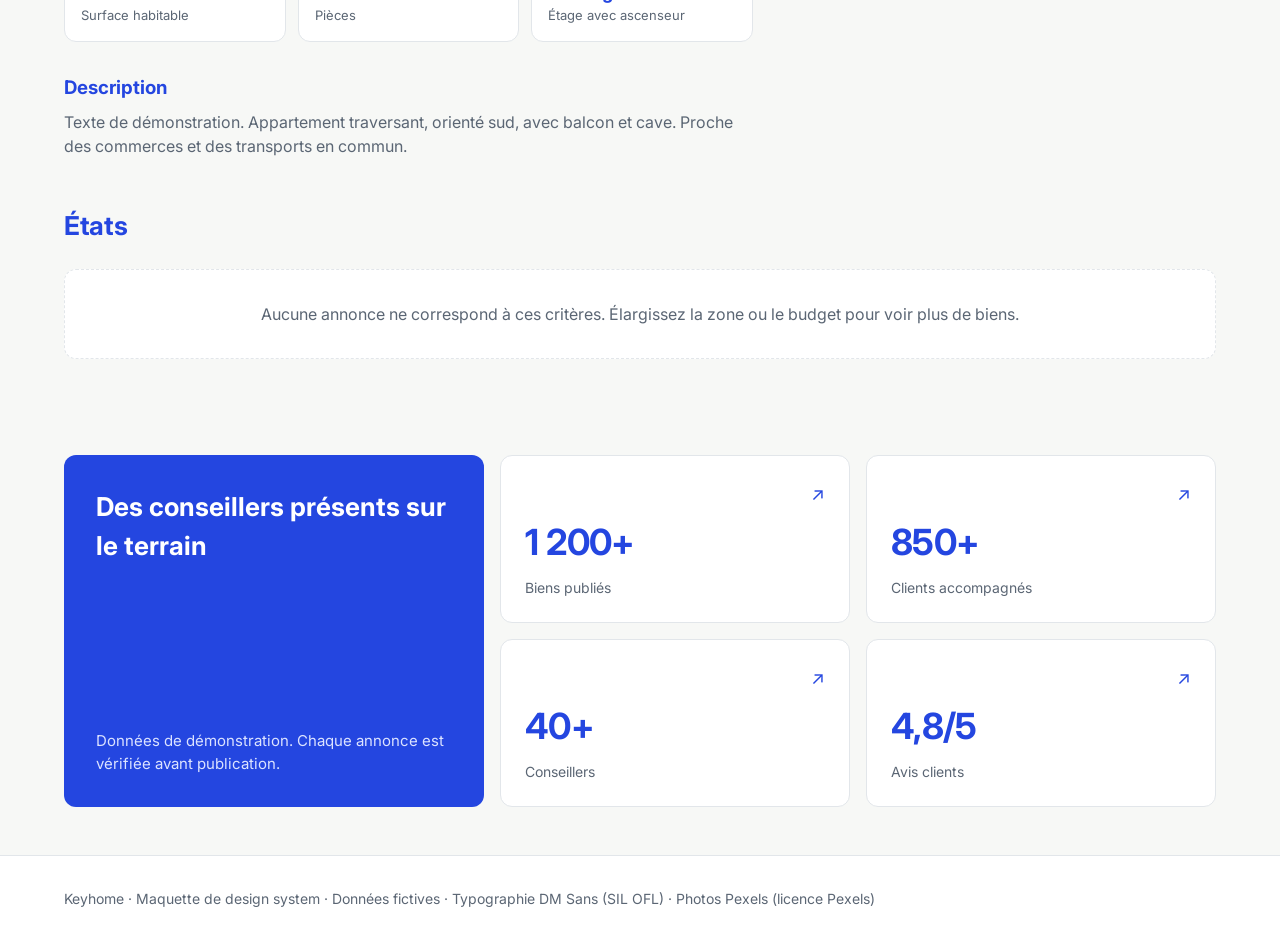
<file: maquette/index.html>
<!DOCTYPE html>
<html lang="fr">
<head>
<meta charset="UTF-8">
<meta name="viewport" content="width=device-width, initial-scale=1">
<title>Keyhome — Maquette Option B (moderne et rassurante)</title>
<link rel="preconnect" href="https://fonts.gstatic.com" crossorigin>
<link href="https://fonts.googleapis.com/css2?family=DM+Sans:wght@400;500;600;700&family=Inter:wght@400;500;600;700&display=swap" rel="stylesheet">
<style>
  :root{
    --color-primary:#2446E0;
    --color-primary-hover:#1A36B8;
    --color-accent:#FFC93C;
    --color-accent-soft:#FFF1C2;
    --color-bg:#F7F8F6;
    --color-surface:#FFFFFF;
    --color-text:#1A2332;
    --color-text-muted:#5B6674;
    --color-border:#E2E6EA;
    --color-success:#2F7D4F;
    --font-sans:Inter, system-ui, -apple-system, "Segoe UI", sans-serif;
    --font-ui:"DM Sans", Inter, system-ui, -apple-system, "Segoe UI", sans-serif;
    --radius-sm:6px; --radius-md:12px; --radius-lg:20px;
    --shadow-sm:0 1px 2px rgba(26,35,50,.06);
    --shadow-md:0 8px 24px rgba(26,35,50,.10);
    --space-1:4px; --space-2:8px; --space-3:12px; --space-4:16px; --space-6:24px; --space-8:32px; --space-12:48px;
  }
  *{box-sizing:border-box}
  body{margin:0;font-family:var(--font-sans);background:var(--color-bg);color:var(--color-text);font-size:16px;line-height:1.5}
  a{color:var(--color-primary)}
  button{font-family:var(--font-ui)}
  .container{max-width:1200px;margin:0 auto;padding:0 var(--space-6)}

  .header{background:var(--color-surface);border-bottom:1px solid var(--color-border);position:sticky;top:0;z-index:10}
  .header-inner{display:flex;align-items:center;justify-content:space-between;height:68px}
  .logo{display:flex;align-items:center;gap:var(--space-2);font-weight:700;font-size:20px;color:var(--color-primary);text-decoration:none}
  .logo-svg{height:28px;width:auto;display:block}
  .nav{display:flex;gap:var(--space-6);font-size:15px}
  .nav a{color:var(--color-text-muted);text-decoration:none}
  .nav a[aria-current="page"]{color:var(--color-primary);font-weight:600}
  .btn{font-family:var(--font-ui);display:inline-flex;align-items:center;justify-content:center;gap:var(--space-2);height:44px;padding:0 var(--space-6);border-radius:999px;border:1px solid transparent;font-weight:600;font-size:15px;cursor:pointer;text-decoration:none;transition:background .15s,border-color .15s}
  .btn-primary{background:var(--color-primary);color:#fff}
  .btn-primary:hover{background:var(--color-primary-hover)}
  .btn-secondary{background:var(--color-surface);color:var(--color-primary);border-color:var(--color-primary)}
  .btn-secondary:hover{background:var(--color-accent-soft)}
  .btn:focus-visible,.field:focus-visible,.chip:focus-visible,a:focus-visible{outline:3px solid var(--color-accent);outline-offset:2px}

  .hero{background:var(--color-bg);padding-bottom:var(--space-8)}
  .hero-photo{position:relative;height:300px;background-image:url('img/pexels-alex-staudinger-829197-1732414.jpg');background-size:cover;background-position:center 40%;padding-top:var(--space-12)}
  .hero-photo::before{content:"";position:absolute;inset:0;background:rgba(20,30,70,.45)}
  .hero-photo .container{position:relative;z-index:1}
  .search-wrap{position:relative;z-index:2;margin-top:-80px}
  .hero h1{font-size:40px;line-height:1.15;margin:0 0 var(--space-3);color:var(--color-primary);letter-spacing:-.02em}
  .hero p{margin:0 0 var(--space-6);color:var(--color-text-muted);font-size:18px}
  .hero .hero-photo h1{color:#fff}
  .hero .hero-photo p{color:#fff}
  .search{background:var(--color-surface);border-radius:var(--radius-lg);box-shadow:var(--shadow-md);padding:var(--space-4);display:grid;grid-template-columns:2fr 1fr 1fr 1fr auto;gap:var(--space-3);align-items:end}
  .field-group{display:flex;flex-direction:column;gap:var(--space-1)}
  .field-label{font-family:var(--font-ui);font-size:13px;font-weight:600;color:var(--color-text-muted)}
  .field{font-family:var(--font-ui);height:44px;border:1px solid var(--color-border);border-radius:var(--radius-sm);padding:0 var(--space-3);font-size:15px;color:var(--color-text);background:#fff;width:100%}
  .chips{display:flex;gap:var(--space-2);flex-wrap:wrap;margin-top:var(--space-4)}
  .chip{font-family:var(--font-ui);height:34px;padding:0 var(--space-3);border-radius:999px;border:1px solid var(--color-border);background:var(--color-surface);font-size:14px;color:var(--color-text);cursor:pointer}
  .chip[aria-pressed="true"]{background:var(--color-primary);border-color:var(--color-primary);color:#fff}

  .section{padding:var(--space-12) 0}
  .section-head{display:flex;justify-content:space-between;align-items:baseline;margin-bottom:var(--space-6)}
  .section-head h2{margin:0;font-size:26px;color:var(--color-primary);letter-spacing:-.01em}
  .count{color:var(--color-text-muted);font-size:15px}

  .slider{position:relative}
  .slider-arrow{position:absolute;top:50px;transform:translateY(-50%);z-index:3;box-shadow:var(--shadow-md)}
  .slider-arrow.prev{left:-22px}
  .slider-arrow.next{right:-22px}
  .slider-btn{width:44px;height:44px;border-radius:999px;border:1px solid var(--color-primary);background:var(--color-surface);color:var(--color-primary);font-size:22px;line-height:1;cursor:pointer;display:grid;place-items:center}
  .slider-btn:hover{background:var(--color-accent-soft)}
  .slider-track{display:flex;gap:var(--space-6);overflow-x:auto;scroll-snap-type:x mandatory;scroll-behavior:smooth;padding:4px 4px 8px;scrollbar-width:none}
  .slider-track::-webkit-scrollbar{display:none}
  .slider-track .card{flex:0 0 calc((100% - 5 * var(--space-6)) / 6);scroll-snap-align:start}
  .slider-track .card-media{height:100px}
  .card{background:var(--color-surface);border-radius:var(--radius-md);overflow:hidden;box-shadow:var(--shadow-sm);border:1px solid var(--color-border);text-decoration:none;color:inherit;display:flex;flex-direction:column;transition:box-shadow .2s,transform .2s}
  .card:hover{box-shadow:var(--shadow-md);transform:translateY(-2px)}
  .card-media{position:relative;height:200px;background-color:#FFC93C;background-size:cover;background-position:center}
  .badge{position:absolute;top:var(--space-3);left:var(--space-3);background:var(--color-surface);color:var(--color-primary);font-size:12px;font-weight:600;padding:4px 10px;border-radius:999px}
  .badge-new{background:var(--color-accent);color:var(--color-text)}
  .card-body{padding:var(--space-4) var(--space-4) var(--space-6);display:flex;flex-direction:column;gap:var(--space-2)}
  .price{font-size:20px;font-weight:700;color:var(--color-primary)}
  .card-title{font-size:16px;font-weight:600;margin:0}
  .card-meta{font-size:14px;color:var(--color-text-muted);display:flex;gap:var(--space-3);flex-wrap:wrap}

  .listing{display:grid;grid-template-columns:1.6fr 1fr;gap:var(--space-8);align-items:start}
  .gallery{height:420px;border-radius:var(--radius-lg);background-color:#2446E0;background-size:cover;background-position:center;position:relative;overflow:hidden}
  .gallery-thumbs{display:grid;grid-template-columns:repeat(4,1fr);gap:var(--space-3);margin-top:var(--space-3)}
  .thumb{height:84px;border-radius:var(--radius-sm);background-color:#FF6B6B;background-size:cover;background-position:center}
  .facts{display:grid;grid-template-columns:repeat(3,1fr);gap:var(--space-3);margin:var(--space-6) 0}
  .fact{background:var(--color-surface);border:1px solid var(--color-border);border-radius:var(--radius-md);padding:var(--space-4)}
  .fact-value{font-size:18px;font-weight:700;color:var(--color-primary)}
  .fact-label{font-size:13px;color:var(--color-text-muted)}
  .contact{position:sticky;top:96px;background:var(--color-surface);border:1px solid var(--color-border);border-radius:var(--radius-lg);padding:var(--space-6);box-shadow:var(--shadow-md)}
  .contact .price{font-size:28px}
  .contact-note{font-size:13px;color:var(--color-text-muted);margin:var(--space-3) 0 0}
  .status{display:inline-flex;align-items:center;gap:6px;font-size:13px;font-weight:600;color:var(--color-success);background:#E7F4EC;padding:4px 10px;border-radius:999px}
  .field-stack{display:flex;flex-direction:column;gap:var(--space-3);margin-top:var(--space-4)}
  .btn-block{width:100%}

  .bento{display:grid;grid-template-columns:1.2fr 1fr 1fr;gap:var(--space-4)}
  .bento-intro{grid-row:span 2;background:var(--color-primary);color:#fff;border-radius:var(--radius-md);padding:var(--space-8);display:flex;flex-direction:column;justify-content:space-between}
  .bento-intro h2{margin:0;font-size:26px;color:#fff}
  .bento-intro p{margin:var(--space-3) 0 0;color:#DCE3FF;font-size:15px}
  .stat{background:var(--color-surface);border:1px solid var(--color-border);border-radius:var(--radius-md);padding:var(--space-6);display:flex;flex-direction:column;gap:var(--space-2)}
  .stat-num{font-size:36px;font-weight:700;color:var(--color-primary);letter-spacing:-.02em}
  .stat-label{font-size:14px;color:var(--color-text-muted)}
  .stat-arrow{align-self:flex-end;color:var(--color-primary);font-size:18px}

  .state{background:var(--color-surface);border:1px dashed var(--color-border);border-radius:var(--radius-md);padding:var(--space-8);text-align:center;color:var(--color-text-muted)}

  footer{border-top:1px solid var(--color-border);background:var(--color-surface);padding:var(--space-8) 0;margin-top:var(--space-12);font-size:14px;color:var(--color-text-muted)}

  @media (max-width:900px){
    .search{grid-template-columns:1fr 1fr}
    .slider-track .card{flex-basis:calc((100% - 2 * var(--space-6)) / 3)}
    .listing{grid-template-columns:1fr}
    .contact{position:static}
    .nav{display:none}
  }
  @media (max-width:600px){
    .hero h1{font-size:30px}
    .search,.facts{grid-template-columns:1fr}
    .slider-track .card{flex-basis:calc((100% - var(--space-6)) / 2)}
    .gallery{height:260px}
  }
</style>
</head>
<body>

<header class="header">
  <div class="container header-inner">
    <a class="logo" href="#accueil" aria-label="Keyhome, accueil">
      <svg class="logo-svg" viewBox="0 0 220.714 34.144" role="img" aria-label="Keyhome" xmlns="http://www.w3.org/2000/svg">
        <title>Keyhome</title>
        <g fill="#2446E0">
          <polygon points="0,33.611 6.882,33.611 6.882,24.553 10.967,19.625 19.048,33.611 27.084,33.611 15.629,14.03 26.818,0.533 18.204,0.533 6.882,14.119 6.882,0.533 0,0.533"/>
          <polygon points="30.503,33.611 52.748,33.611 52.748,27.617 37.385,27.617 37.385,20.025 51.86,20.025 51.86,14.03 37.385,14.03 37.385,6.527 52.748,6.527 52.748,0.533 30.503,0.533"/>
          <polygon points="65.224,33.611 72.106,33.611 72.106,19.137 83.073,0.533 75.214,0.533 68.643,12.121 62.072,0.533 54.213,0.533 65.224,19.181"/>
          <polygon points="86.492,33.611 93.374,33.611 93.374,20.824 106.25,20.824 106.25,33.611 113.132,33.611 113.132,0.533 106.25,0.533 106.25,14.83 93.374,14.83 93.374,0.533 86.492,0.533"/>
          <path d="M135.554 34.144 C145.544 34.144 153.092 26.773 153.092 17.05 C153.092 7.326 145.589 0 135.554 0 C125.52 0 118.016 7.326 118.016 17.05 C118.016 26.773 125.564 34.144 135.554 34.144 Z M135.554 27.928 C129.516 27.928 124.898 23.443 124.898 17.05 C124.898 10.656 129.516 6.216 135.554 6.216 C141.593 6.216 146.21 10.656 146.21 17.05 C146.21 23.443 141.593 27.928 135.554 27.928 Z"/>
          <polygon points="157.976,33.611 164.858,33.611 164.858,11.81 174.848,25.175 175.736,25.175 185.726,12.299 185.726,33.611 192.609,33.611 192.609,0.533 185.948,0.533 175.426,14.874 164.636,0.533 157.976,0.533"/>
          <polygon points="198.469,33.611 220.714,33.611 220.714,27.617 205.351,27.617 205.351,20.025 219.826,20.025 219.826,14.03 205.351,14.03 205.351,6.527 220.714,6.527 220.714,0.533 198.469,0.533"/>
        </g>
      </svg>
    </a>
    <nav class="nav" aria-label="Navigation principale">
      <a href="#acheter" aria-current="page">Acheter</a>
      <a href="#louer">Louer</a>
      <a href="#vendre">Vendre</a>
      <a href="#estimer">Estimer</a>
    </nav>
    <a class="btn btn-secondary" href="#connexion">Se connecter</a>
  </div>
</header>

<main>
  <section class="hero" id="accueil">
    <div class="hero-photo">
      <div class="container">
        <h1>Trouvez le logement qui vous ressemble</h1>
        <p>Des annonces vérifiées, une carte claire et un contact direct avec les conseillers.</p>
      </div>
    </div>
    <div class="container search-wrap">

      <form class="search" onsubmit="event.preventDefault()" aria-label="Recherche de biens">
        <div class="chips" role="group" aria-label="Filtres rapides" style="grid-column:1 / -1;margin-top:0">
          <button class="chip" type="button" aria-pressed="true">Acheter</button>
          <button class="chip" type="button" aria-pressed="false">Louer</button>
          <button class="chip" type="button" aria-pressed="false">Nouveautés</button>
        </div>
        <div class="field-group">
          <label class="field-label" for="city">Ville ou code postal</label>
          <input class="field" id="city" type="text" placeholder="Ex. Bordeaux, 33000">
        </div>
        <div class="field-group">
          <label class="field-label" for="budget">Budget max</label>
          <select class="field" id="budget">
            <option>Sans limite</option>
            <option>300 000 €</option>
            <option>500 000 €</option>
            <option>800 000 €</option>
          </select>
        </div>
        <div class="field-group">
          <label class="field-label" for="surface">Surface min.</label>
          <select class="field" id="surface">
            <option>Indifférent</option>
            <option>30 m²</option>
            <option>60 m²</option>
            <option>90 m²</option>
          </select>
        </div>
        <div class="field-group">
          <label class="field-label" for="rooms">Pièces</label>
          <select class="field" id="rooms">
            <option>Toutes</option>
            <option>2 et plus</option>
            <option>3 et plus</option>
            <option>4 et plus</option>
          </select>
        </div>
        <button class="btn btn-primary" type="submit">Rechercher</button>
      </form>
    </div>
  </section>

  <section class="section" id="resultats">
    <div class="container">
      <div class="section-head">
        <h2>Biens à proximité</h2>
        <a class="btn btn-secondary" href="#resultats">Voir plus de biens →</a>
      </div>

      <div class="slider">
      <button class="slider-btn slider-arrow prev" id="prev" type="button" aria-label="Biens précédents">‹</button>
      <button class="slider-btn slider-arrow next" id="next" type="button" aria-label="Biens suivants">›</button>
      <div class="slider-track" id="track">
        <a class="card" href="#fiche">
          <div class="card-media" style="background-image:url('img/pexels-arnaud-vigne-36746332-18455438.jpg')" role="img" aria-label="Photo du bien : appartement lumineux">
            <span class="badge badge-new">Nouveau</span>
          </div>
          <div class="card-body">
            <span class="price">385 000 €</span>
            <p class="card-title">Appartement lumineux avec balcon</p>
            <div class="card-meta"><span>68 m²</span><span>3 pièces</span><span>Bordeaux Chartrons</span></div>
          </div>
        </a>

        <a class="card" href="#fiche">
          <div class="card-media" style="background-image:url('img/pexels-daniel-ledesma-1524324436-33183295.jpg')" role="img" aria-label="Photo du bien : maison de ville">
            <span class="badge">Vendu sous compromis</span>
          </div>
          <div class="card-body">
            <span class="price">512 000 €</span>
            <p class="card-title">Maison de ville avec jardin</p>
            <div class="card-meta"><span>110 m²</span><span>5 pièces</span><span>Mérignac</span></div>
          </div>
        </a>

        <a class="card" href="#fiche">
          <div class="card-media" style="background-image:url('img/pexels-egorkomarov-12029111.jpg')" role="img" aria-label="Photo du bien : studio">
            <span class="badge">Loué</span>
          </div>
          <div class="card-body">
            <span class="price">1 150 € / mois</span>
            <p class="card-title">Studio meublé proche tramway</p>
            <div class="card-meta"><span>28 m²</span><span>1 pièce</span><span>Talence</span></div>
          </div>
        </a>
        <a class="card" href="#fiche">
          <div class="card-media" style="background-image:url('img/pexels-david-riand-2162812415-38621837.jpg')" role="img" aria-label="Photo du bien : maison avec terrain"></div>
          <div class="card-body">
            <span class="price">445 000 €</span>
            <p class="card-title">Maison avec terrain arboré</p>
            <div class="card-meta"><span>95 m²</span><span>4 pièces</span><span>Pessac</span></div>
          </div>
        </a>

        <a class="card" href="#fiche">
          <div class="card-media" style="background-image:url('img/pexels-eric-poussin-304106222-33940788.jpg')" role="img" aria-label="Photo du bien : loft"></div>
          <div class="card-body">
            <span class="price">298 000 €</span>
            <p class="card-title">Loft lumineux en centre-ville</p>
            <div class="card-meta"><span>52 m²</span><span>2 pièces</span><span>Bordeaux Saint-Michel</span></div>
          </div>
        </a>

        <a class="card" href="#fiche">
          <div class="card-media" style="background-image:url('img/pexels-jakubzerdzicki-37938674.jpg')" role="img" aria-label="Photo du bien : villa"></div>
          <div class="card-body">
            <span class="price">720 000 €</span>
            <p class="card-title">Villa avec piscine</p>
            <div class="card-meta"><span>140 m²</span><span>5 pièces</span><span>Arcachon</span></div>
          </div>
        </a>
      </div>
      </div>
    </div>
  </section>

  <section class="section" id="fiche" style="padding-top:0">
    <div class="container">
      <div class="section-head">
        <h2>Fiche bien</h2>
        <span class="status" aria-label="Statut : disponible">● Disponible</span>
      </div>

      <div class="listing">
        <div>
          <div class="gallery" style="background-image:url('img/pexels-alex-staudinger-829197-1732414.jpg')" role="img" aria-label="Photo principale du bien (visuel de démo)"></div>
          <div class="gallery-thumbs" aria-label="Miniatures">
            <div class="thumb" aria-hidden="true" style="background-image:url('img/pexels-arnaud-vigne-36746332-28074350.jpg')"></div>
            <div class="thumb" aria-hidden="true" style="background-image:url('img/pexels-david-riand-2162812415-38621837.jpg')"></div>
            <div class="thumb" aria-hidden="true" style="background-image:url('img/pexels-eric-poussin-304106222-33940788.jpg')"></div>
            <div class="thumb" aria-hidden="true" style="background-image:url('img/pexels-jakubzerdzicki-37938674.jpg')"></div>
          </div>

          <div class="facts">
            <div class="fact"><div class="fact-value">68 m²</div><div class="fact-label">Surface habitable</div></div>
            <div class="fact"><div class="fact-value">3</div><div class="fact-label">Pièces</div></div>
            <div class="fact"><div class="fact-value">2e étage</div><div class="fact-label">Étage avec ascenseur</div></div>
          </div>

          <h3 style="color:var(--color-primary);margin:var(--space-8) 0 var(--space-2)">Description</h3>
          <p style="color:var(--color-text-muted);margin:0">Texte de démonstration. Appartement traversant, orienté sud, avec balcon et cave. Proche des commerces et des transports en commun.</p>
        </div>

        <aside class="contact" aria-label="Contacter le conseiller">
          <span class="price">385 000 €</span>
          <p class="card-meta" style="margin:var(--space-2) 0 var(--space-4)">Frais d'agence inclus · Bordeaux Chartrons</p>
          <div class="field-stack">
            <button class="btn btn-primary btn-block" type="button">Demander une visite</button>
            <button class="btn btn-secondary btn-block" type="button">Envoyer un message</button>
          </div>
          <p class="contact-note">Conseiller joignable du lundi au samedi. Données de démonstration.</p>
        </aside>
      </div>
    </div>
  </section>

  <section class="section" id="etat-vide" style="padding-top:0">
    <div class="container">
      <div class="section-head"><h2>États</h2></div>
      <div class="state">Aucune annonce ne correspond à ces critères. Élargissez la zone ou le budget pour voir plus de biens.</div>
    </div>
  </section>

  <section class="section" id="chiffres" style="padding-bottom:0">
    <div class="container">
      <div class="bento">
        <div class="bento-intro">
          <h2>Des conseillers présents sur le terrain</h2>
          <p>Données de démonstration. Chaque annonce est vérifiée avant publication.</p>
        </div>
        <div class="stat"><span class="stat-arrow" aria-hidden="true">↗</span><span class="stat-num">1 200+</span><span class="stat-label">Biens publiés</span></div>
        <div class="stat"><span class="stat-arrow" aria-hidden="true">↗</span><span class="stat-num">850+</span><span class="stat-label">Clients accompagnés</span></div>
        <div class="stat"><span class="stat-arrow" aria-hidden="true">↗</span><span class="stat-num">40+</span><span class="stat-label">Conseillers</span></div>
        <div class="stat"><span class="stat-arrow" aria-hidden="true">↗</span><span class="stat-num">4,8/5</span><span class="stat-label">Avis clients</span></div>
      </div>
    </div>
  </section>
</main>

<footer>
  <div class="container">Keyhome · Maquette de design system · Données fictives · Typographie DM Sans (SIL OFL) · Photos Pexels (licence Pexels)</div>
</footer>

<script>
(function(){
  var t=document.getElementById('track');
  function step(){var c=t.querySelector('.card');return c?c.getBoundingClientRect().width+24:300;}
  document.getElementById('prev').addEventListener('click',function(){t.scrollBy({left:-step(),behavior:'smooth'});});
  document.getElementById('next').addEventListener('click',function(){t.scrollBy({left:step(),behavior:'smooth'});});
})();
</script>
</body>
</html>
</file>
<file: tokens/tokens.css>
:root {
  --color-primary: #2446E0;
  --color-primary-hover: #1A36B8;
  --color-accent: #FFC93C;
  --color-accent-soft: #FFF1C2;
  --color-coral: #FF6B6B;
  --color-mint: #7CE0C3;
  --color-bg: #F7F8F6;
  --color-surface: #FFFFFF;
  --color-text: #1A2332;
  --color-text-muted: #5B6674;
  --color-border: #E2E6EA;
  --color-success: #2F7D4F;
  --color-success-soft: #E7F4EC;
  --color-error: #B42318;

  --font-family: "DM Sans", system-ui, -apple-system, "Segoe UI", sans-serif;
  --font-size-sm: 13px;
  --font-size-md: 15px;
  --font-size-base: 16px;
  --font-size-lg: 20px;
  --font-size-xl: 26px;
  --font-size-display: 40px;
  --font-weight-regular: 400;
  --font-weight-medium: 500;
  --font-weight-semibold: 600;
  --font-weight-bold: 700;

  --space-1: 4px; --space-2: 8px; --space-3: 12px; --space-4: 16px;
  --space-6: 24px; --space-8: 32px; --space-12: 48px;

  --radius-pill: 999px;
  --radius-field: 6px;
  --radius-card: 12px;
  --radius-search: 20px;

  --shadow-sm: 0 1px 2px rgba(26,35,50,.06);
  --shadow-md: 0 8px 24px rgba(26,35,50,.10);
  --focus-ring: 3px solid var(--color-accent);
}

*, *::before, *::after { box-sizing: border-box; }
body {
  margin: 0;
  font-family: var(--font-family);
  font-size: var(--font-size-base);
  color: var(--color-text);
  background: var(--color-bg);
  line-height: 1.5;
}
</file>
<file: components/navigation/styles.css>
.kh-header { background: var(--color-surface); border-bottom: 1px solid var(--color-border); position: sticky; top: 0; z-index: 10; }
.kh-header__inner { display: flex; align-items: center; justify-content: space-between; height: 68px; max-width: 1200px; margin: 0 auto; padding: 0 var(--space-6); }
.kh-logo { font-weight: 700; font-size: 20px; color: var(--color-primary); text-decoration: none; }
.kh-nav { display: flex; gap: var(--space-6); font-size: var(--font-size-md); }
.kh-nav a { color: var(--color-text-muted); text-decoration: none; }
.kh-nav a[aria-current="page"] { color: var(--color-primary); font-weight: 600; }
.kh-nav a:focus-visible, .kh-logo:focus-visible { outline: var(--focus-ring); outline-offset: 2px; }
@media (max-width: 900px) { .kh-nav { display: none; } }
</file>
<file: components/button/styles.css>
.kh-btn {
  font-family: var(--font-family); font-weight: 600; font-size: var(--font-size-md);
  display: inline-flex; align-items: center; justify-content: center; gap: var(--space-2);
  height: 44px; padding: 0 var(--space-6); border-radius: var(--radius-pill);
  border: 1px solid transparent; cursor: pointer; text-decoration: none;
  transition: background .15s, border-color .15s, color .15s;
}
.kh-btn--primary { background: var(--color-primary); color: #fff; }
.kh-btn--primary:hover { background: var(--color-primary-hover); }
.kh-btn--secondary { background: var(--color-surface); color: var(--color-primary); border-color: var(--color-primary); }
.kh-btn--secondary:hover { background: var(--color-accent-soft); }
.kh-btn:focus-visible { outline: var(--focus-ring); outline-offset: 2px; }
.kh-btn:disabled, .kh-btn[aria-disabled="true"] { background: #E2E6EA; color: #5B6674; border-color: #E2E6EA; cursor: not-allowed; }
.kh-btn--block { width: 100%; }
</file>
<file: components/input/styles.css>
.kh-field-group { display: flex; flex-direction: column; gap: var(--space-1); }
.kh-field-label { font-size: var(--font-size-sm); font-weight: 600; color: var(--color-text-muted); }
.kh-field {
  font-family: var(--font-family); font-size: var(--font-size-md); color: var(--color-text);
  height: 44px; padding: 0 var(--space-3); width: 100%;
  background: var(--color-surface); border: 1px solid var(--color-border); border-radius: var(--radius-field);
}
.kh-field:hover { border-color: var(--color-text-muted); }
.kh-field:focus-visible { outline: var(--focus-ring); outline-offset: 0; border-color: var(--color-primary); }
.kh-field:disabled { background: var(--color-bg); color: var(--color-text-muted); cursor: not-allowed; }
.kh-field[aria-invalid="true"] { border-color: var(--color-error); }
.kh-field-error { font-size: var(--font-size-sm); color: var(--color-error); }
</file>
<file: components/search-bar/styles.css>
.kh-search { position: relative; z-index: 2; background: var(--color-surface); border-radius: var(--radius-search);
  box-shadow: var(--shadow-md); padding: var(--space-4); display: grid;
  grid-template-columns: 2fr 1fr 1fr 1fr auto; gap: var(--space-3); align-items: end; }
.kh-chips { grid-column: 1 / -1; display: flex; gap: var(--space-2); flex-wrap: wrap; }
.kh-chip { font-family: var(--font-family); height: 34px; padding: 0 var(--space-3); border-radius: var(--radius-pill);
  border: 1px solid var(--color-border); background: var(--color-surface); font-size: 14px; color: var(--color-text); cursor: pointer; }
.kh-chip:hover { background: var(--color-accent-soft); }
.kh-chip[aria-pressed="true"] { background: var(--color-primary); border-color: var(--color-primary); color: #fff; }
.kh-chip:focus-visible { outline: var(--focus-ring); outline-offset: 2px; }
@media (max-width: 900px) { .kh-search { grid-template-columns: 1fr 1fr; } }
@media (max-width: 600px) { .kh-search { grid-template-columns: 1fr; } }
</file>
<file: components/listing-card/styles.css>
.kh-card { background: var(--color-surface); border: 1px solid var(--color-border); border-radius: var(--radius-card);
  box-shadow: var(--shadow-sm); overflow: hidden; color: inherit; text-decoration: none;
  display: flex; flex-direction: column; transition: box-shadow .2s, transform .2s; }
.kh-card:hover { box-shadow: var(--shadow-md); transform: translateY(-2px); }
.kh-card:focus-visible { outline: var(--focus-ring); outline-offset: 2px; }
.kh-card__media { position: relative; height: 180px; }
.kh-card__body { padding: var(--space-4) var(--space-4) var(--space-6); display: flex; flex-direction: column; gap: var(--space-2); }
.kh-card__title { font-size: 16px; font-weight: 600; margin: 0; }
.kh-card__meta { font-size: 14px; color: var(--color-text-muted); display: flex; gap: var(--space-3); flex-wrap: wrap; }
</file>
<file: components/status-badge/styles.css>
.kh-badge { display: inline-flex; align-items: center; gap: 6px; font-size: 12px; font-weight: 600;
  padding: 4px 10px; border-radius: var(--radius-pill); background: var(--color-surface); color: var(--color-primary); }
.kh-badge--new { background: var(--color-accent); color: var(--color-text); }
.kh-badge--pending { background: var(--color-accent-soft); color: var(--color-text); }
.kh-badge--rented { background: var(--color-text); color: #fff; }
.kh-badge--available { background: var(--color-success-soft); color: var(--color-success); }
</file>
<file: components/price-tag/styles.css>
.kh-price { font-size: var(--font-size-lg); font-weight: 700; color: var(--color-primary); }
.kh-price--lg { font-size: 28px; }
.kh-price__unit { font-size: var(--font-size-md); font-weight: 500; color: var(--color-text-muted); }
</file>
<file: components/property-detail/styles.css>
.kh-detail { display: grid; grid-template-columns: 1.6fr 1fr; gap: var(--space-8); align-items: start; }
.kh-gallery { height: 420px; border-radius: 20px; background: var(--color-primary); }
.kh-gallery-thumbs { display: grid; grid-template-columns: repeat(4, 1fr); gap: var(--space-3); margin-top: var(--space-3); }
.kh-thumb { height: 84px; border-radius: var(--radius-field); background: var(--color-coral); }
.kh-facts { display: grid; grid-template-columns: repeat(3, 1fr); gap: var(--space-3); margin: var(--space-6) 0; }
.kh-fact { background: var(--color-surface); border: 1px solid var(--color-border); border-radius: var(--radius-card); padding: var(--space-4); }
.kh-fact__value { font-size: 18px; font-weight: 700; color: var(--color-primary); }
.kh-fact__label { font-size: var(--font-size-sm); color: var(--color-text-muted); }
@media (max-width: 900px) { .kh-detail { grid-template-columns: 1fr; } }
@media (max-width: 600px) { .kh-facts { grid-template-columns: 1fr; } .kh-gallery { height: 260px; } }
</file>
<file: components/stats-block/styles.css>
.kh-stats { display: grid; grid-template-columns: 1.2fr 1fr 1fr; gap: var(--space-4); }
.kh-stats__intro { grid-row: span 2; background: var(--color-primary); color: #fff; border-radius: var(--radius-card); padding: var(--space-8); }
.kh-stat { background: var(--color-surface); border: 1px solid var(--color-border); border-radius: var(--radius-card); padding: var(--space-6); display: flex; flex-direction: column; gap: var(--space-2); }
.kh-stat__num { font-size: 36px; font-weight: 700; color: var(--color-primary); }
.kh-stat__label { font-size: 14px; color: var(--color-text-muted); }
@media (max-width: 900px) { .kh-stats { grid-template-columns: 1fr 1fr; } .kh-stats__intro { grid-column: 1 / -1; grid-row: auto; } }
</file>
<file: components/contact-form/styles.css>
.kh-contact { position: sticky; top: 96px; background: var(--color-surface); border: 1px solid var(--color-border);
  border-radius: 20px; padding: var(--space-6); box-shadow: var(--shadow-md); display: flex; flex-direction: column; gap: var(--space-3); }
.kh-contact__note { font-size: var(--font-size-sm); color: var(--color-text-muted); margin: 0; }
@media (max-width: 900px) { .kh-contact { position: static; } }
</file>
<file: components/empty-state/styles.css>
.kh-empty { background: var(--color-surface); border: 1px dashed var(--color-border); border-radius: var(--radius-card);
  padding: var(--space-8); text-align: center; color: var(--color-text-muted); }
</file>
